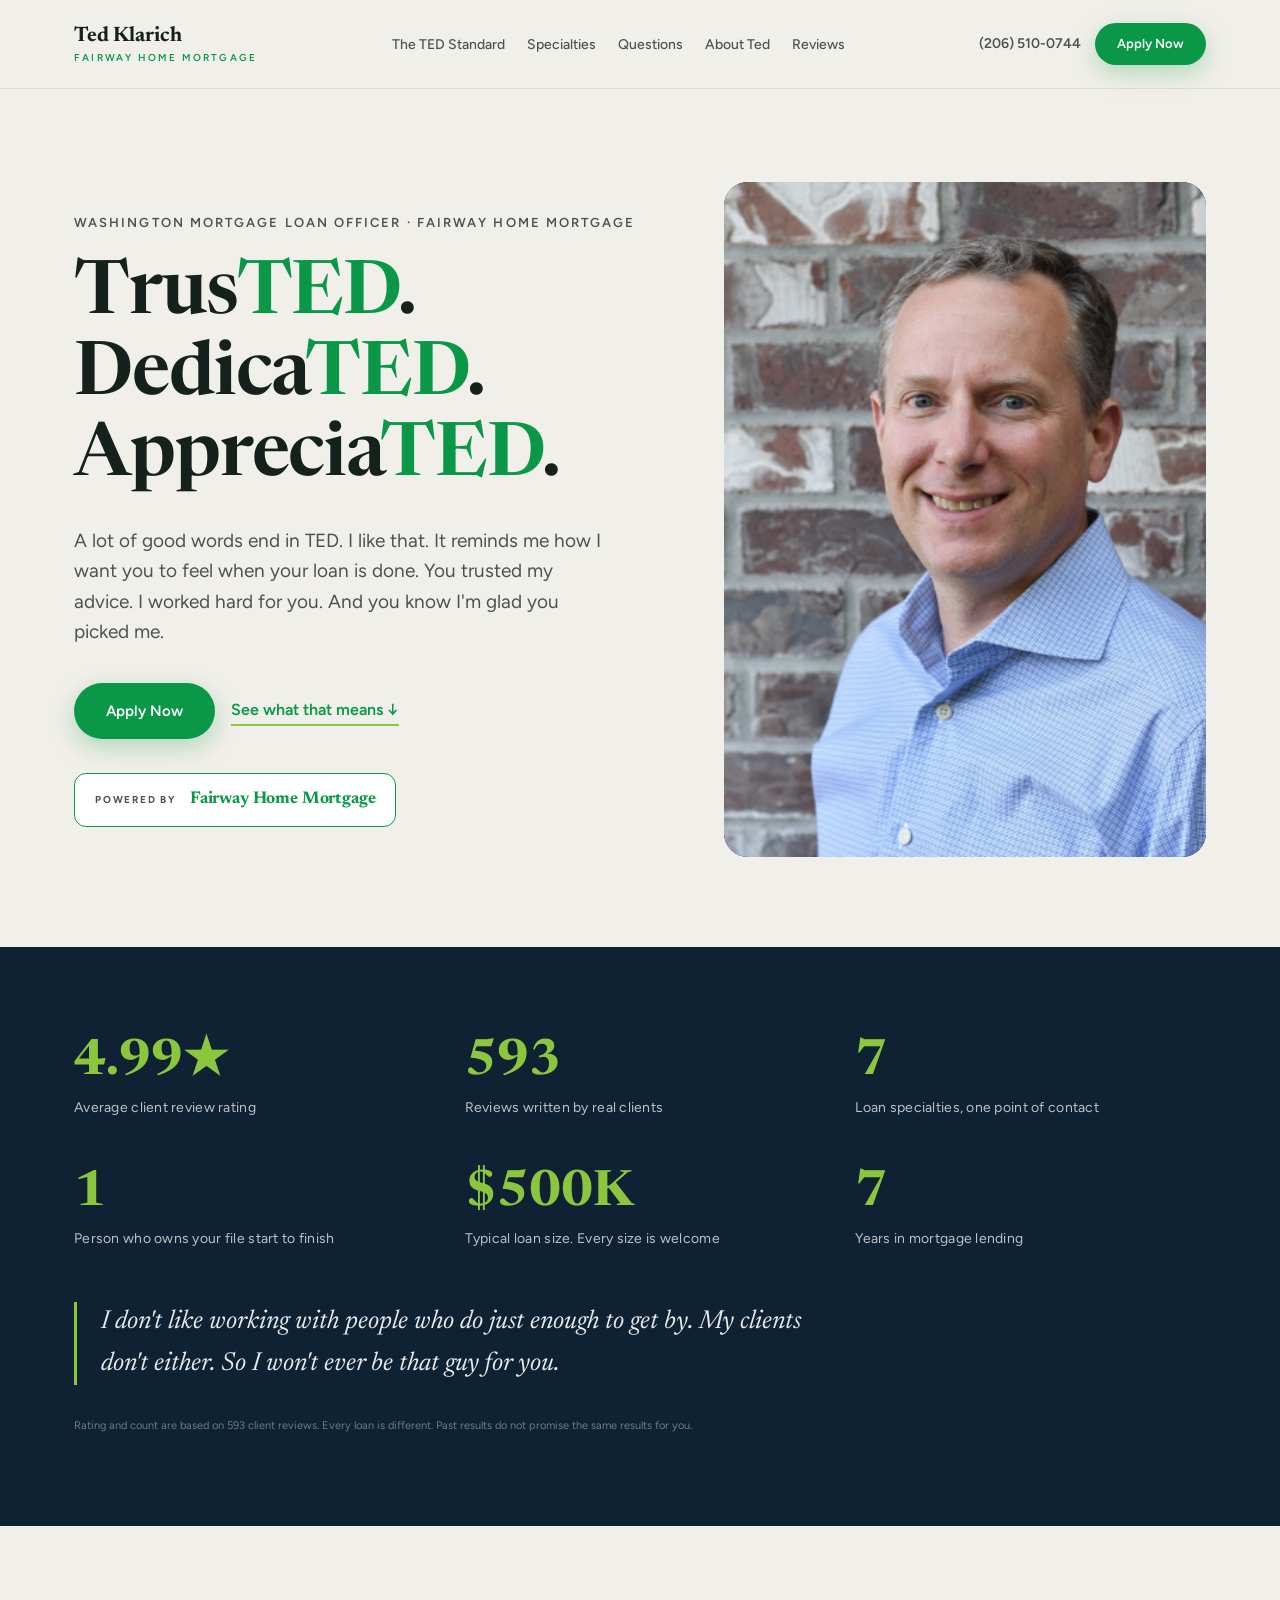
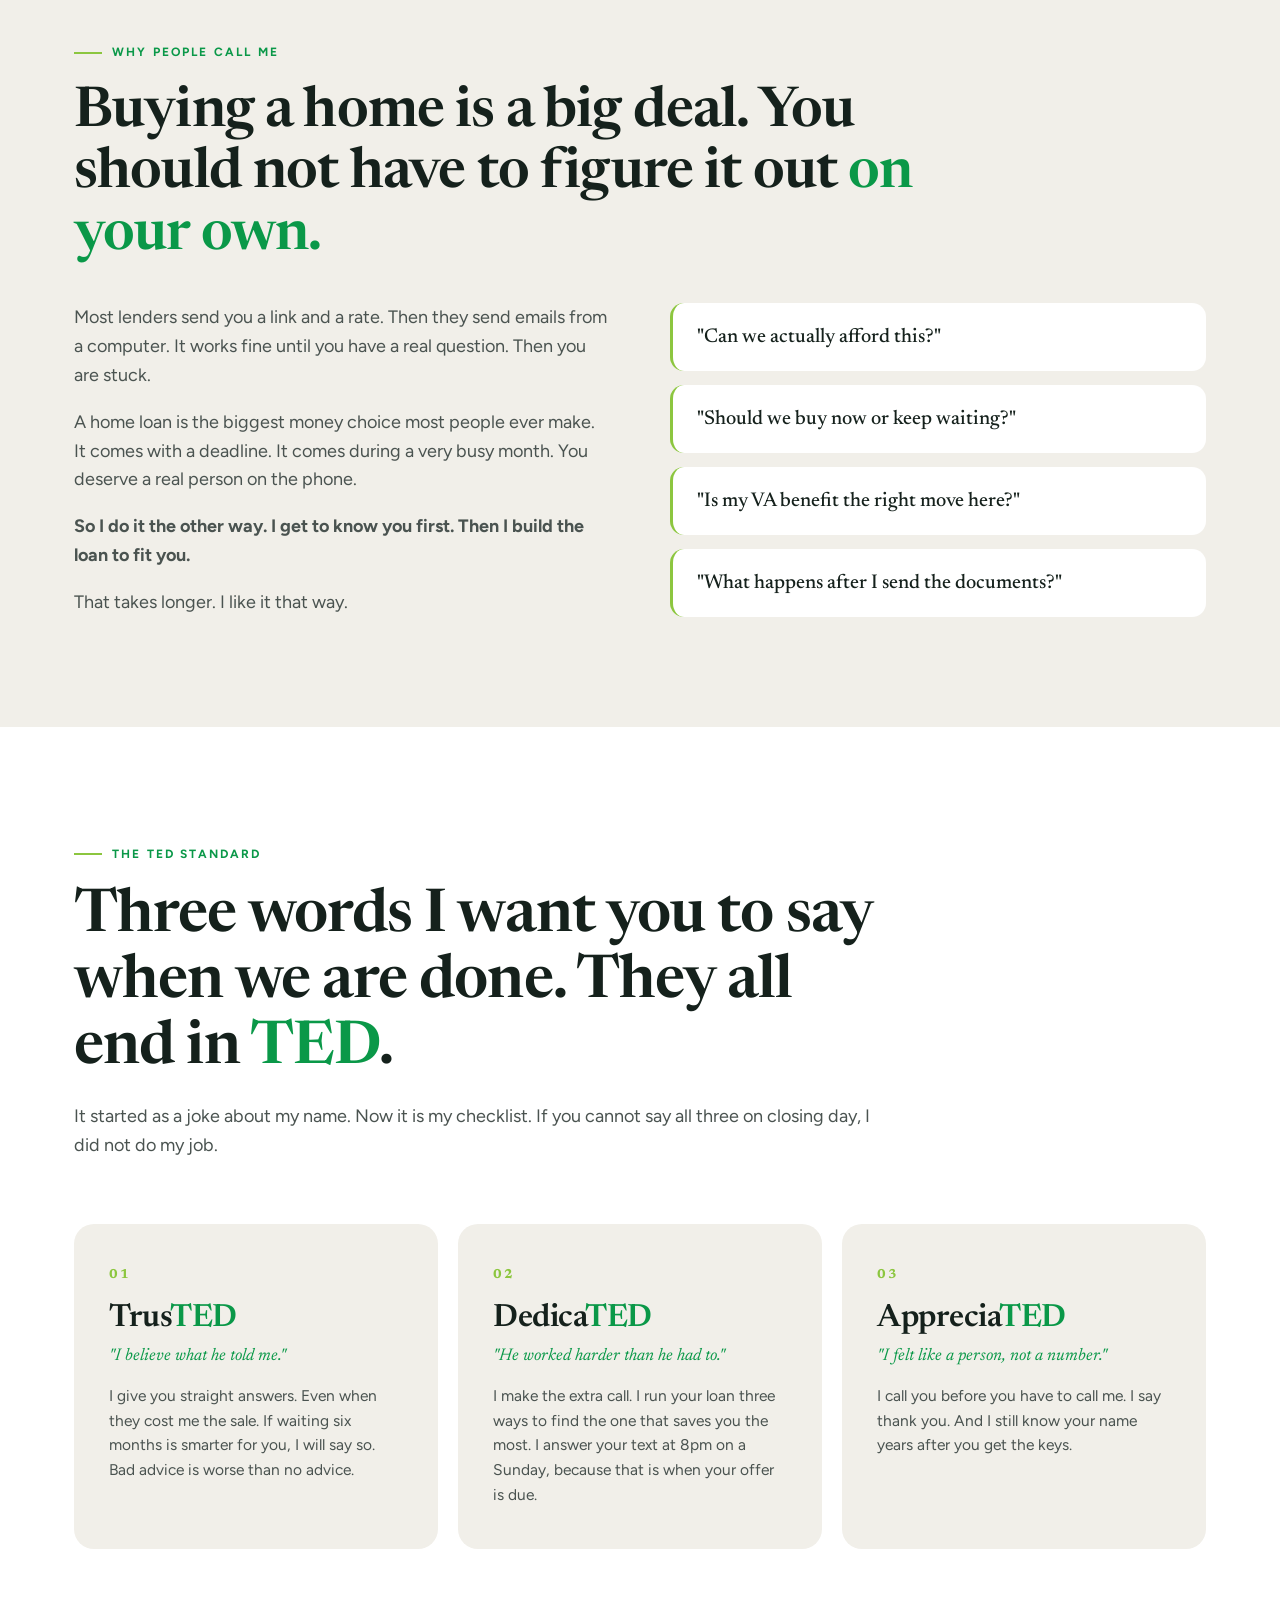
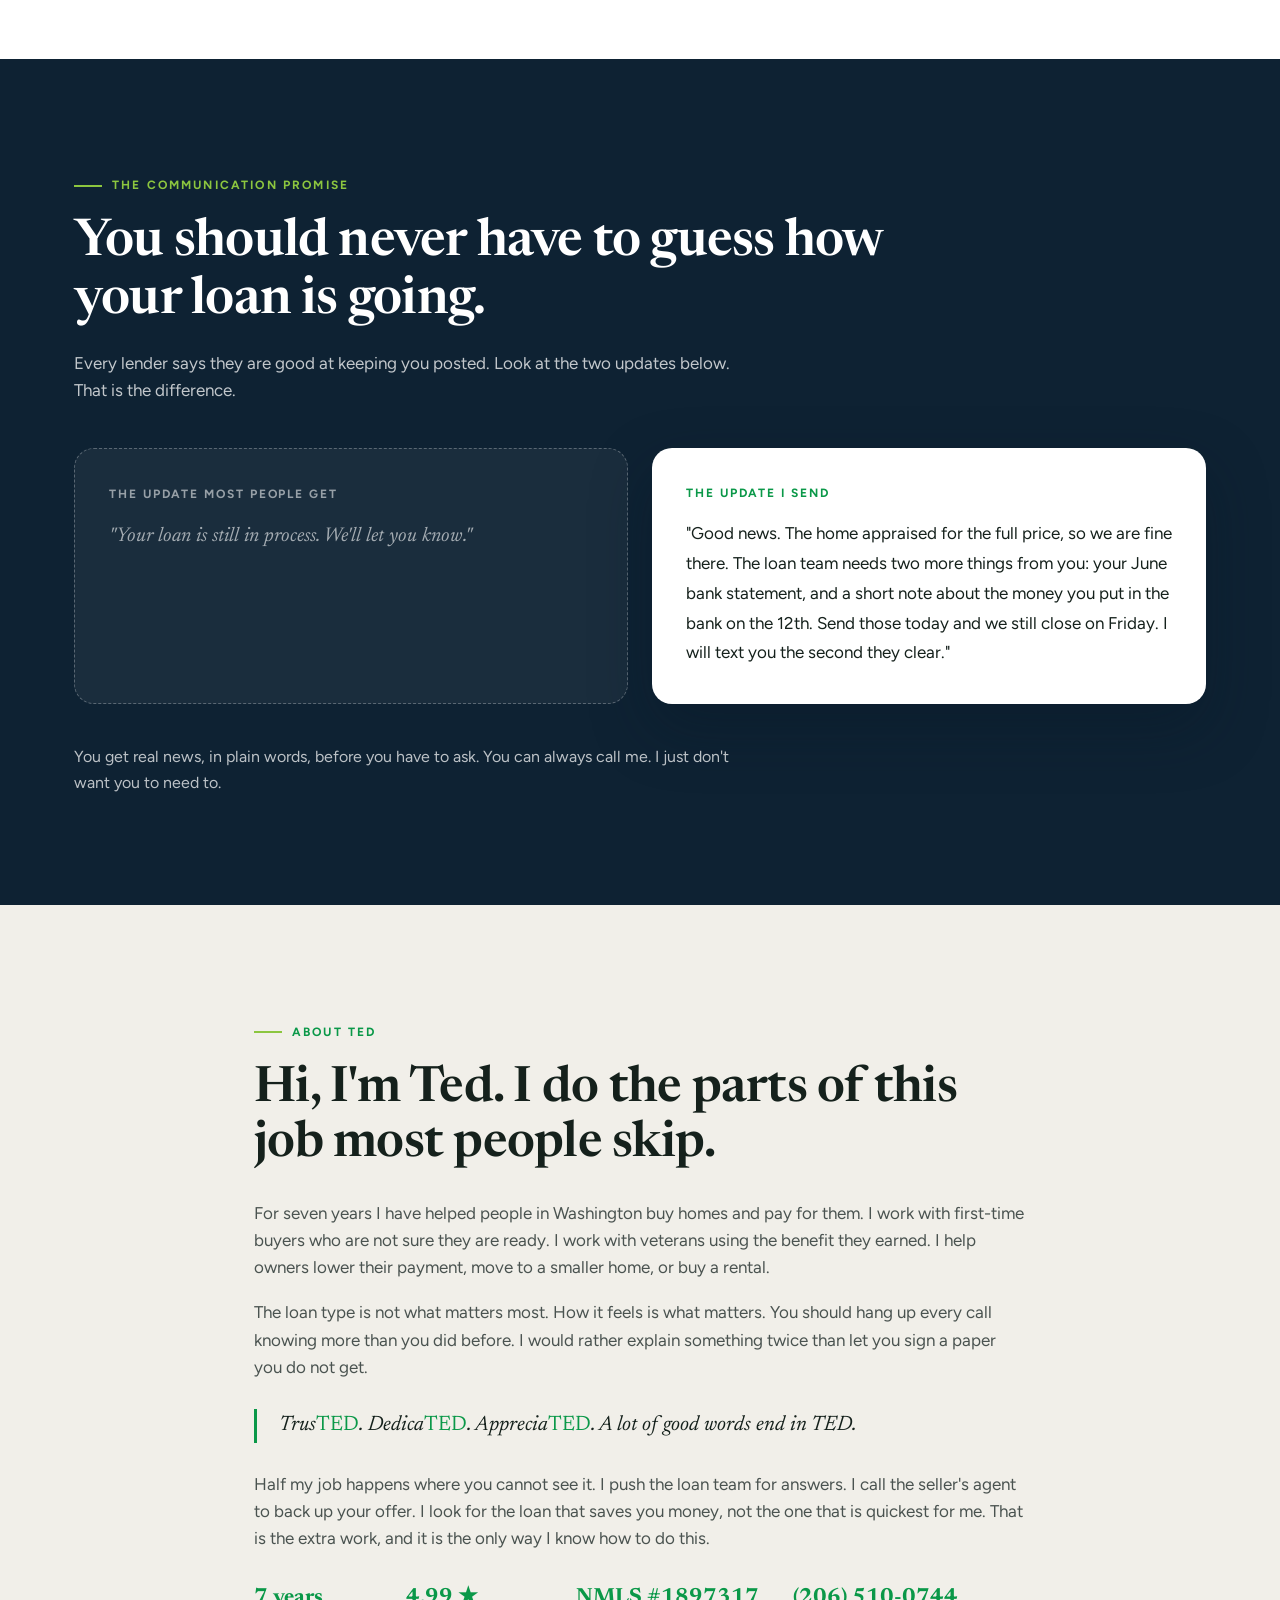
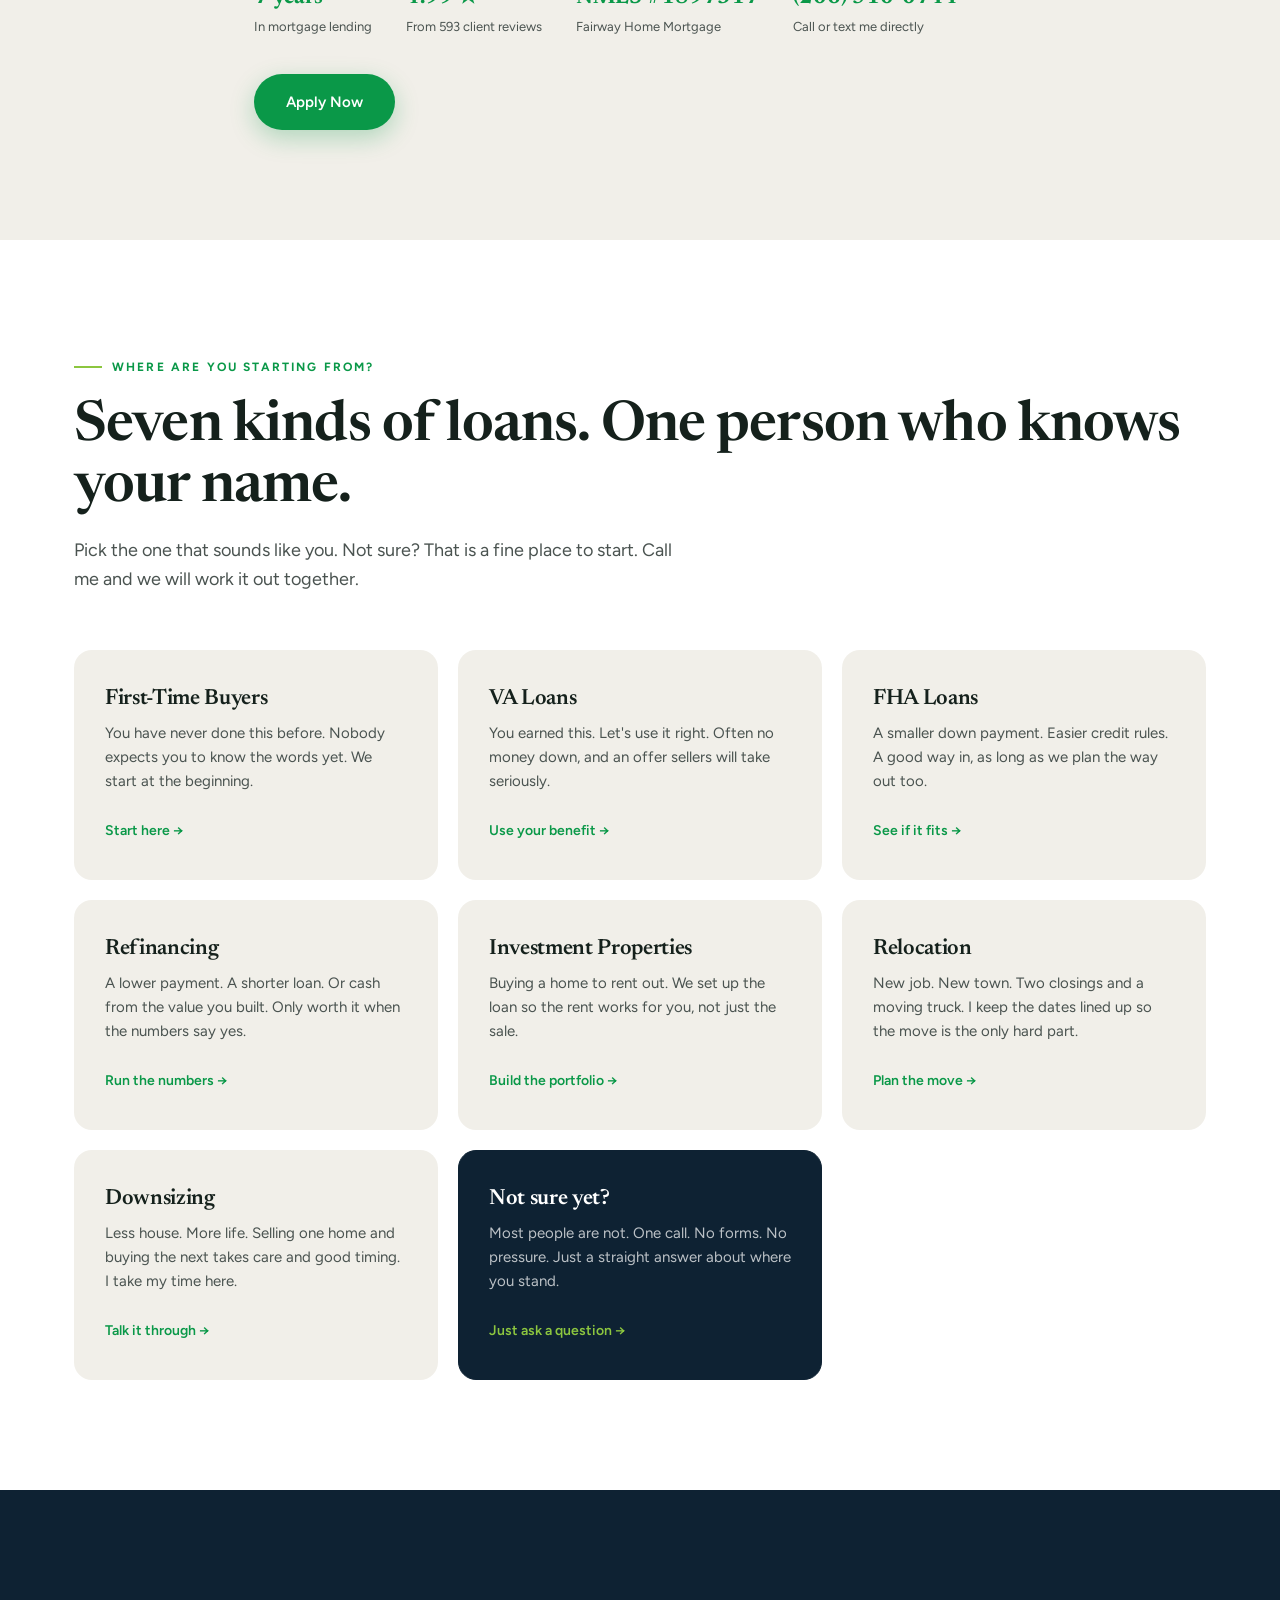
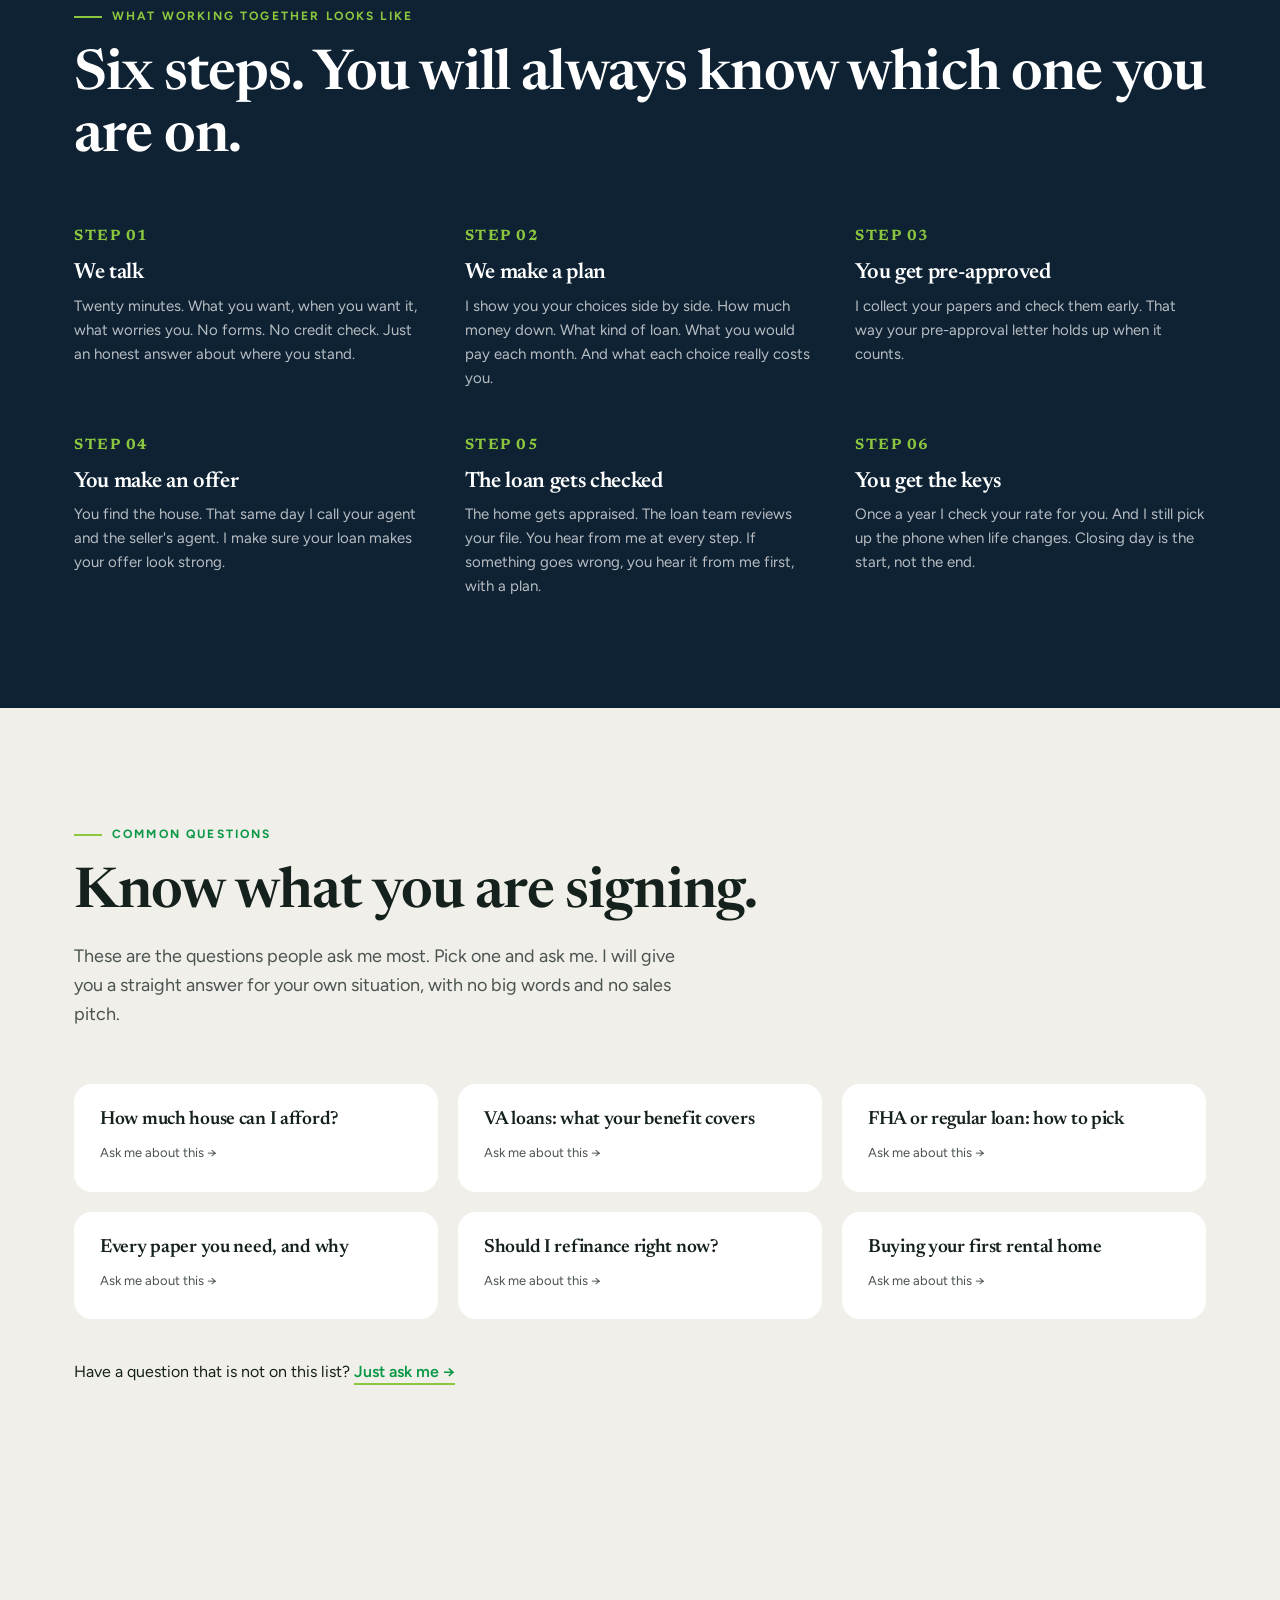
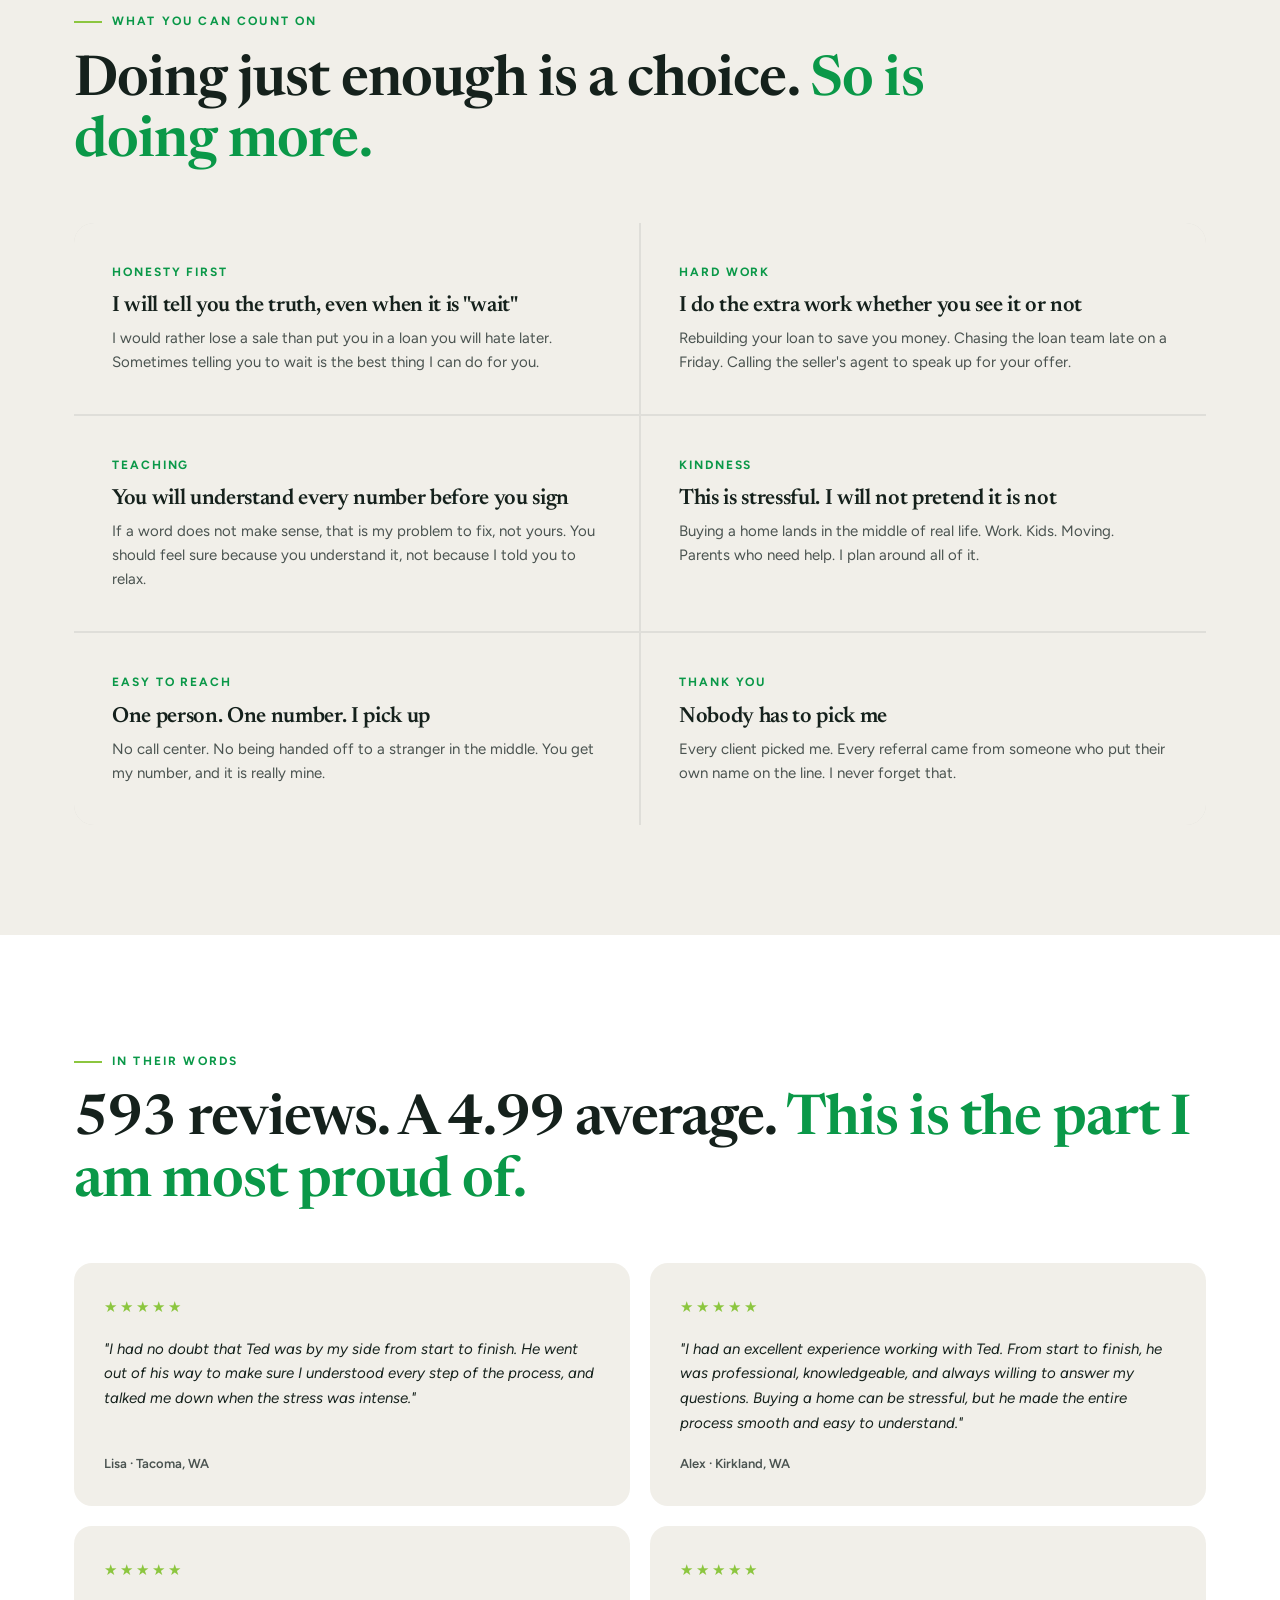
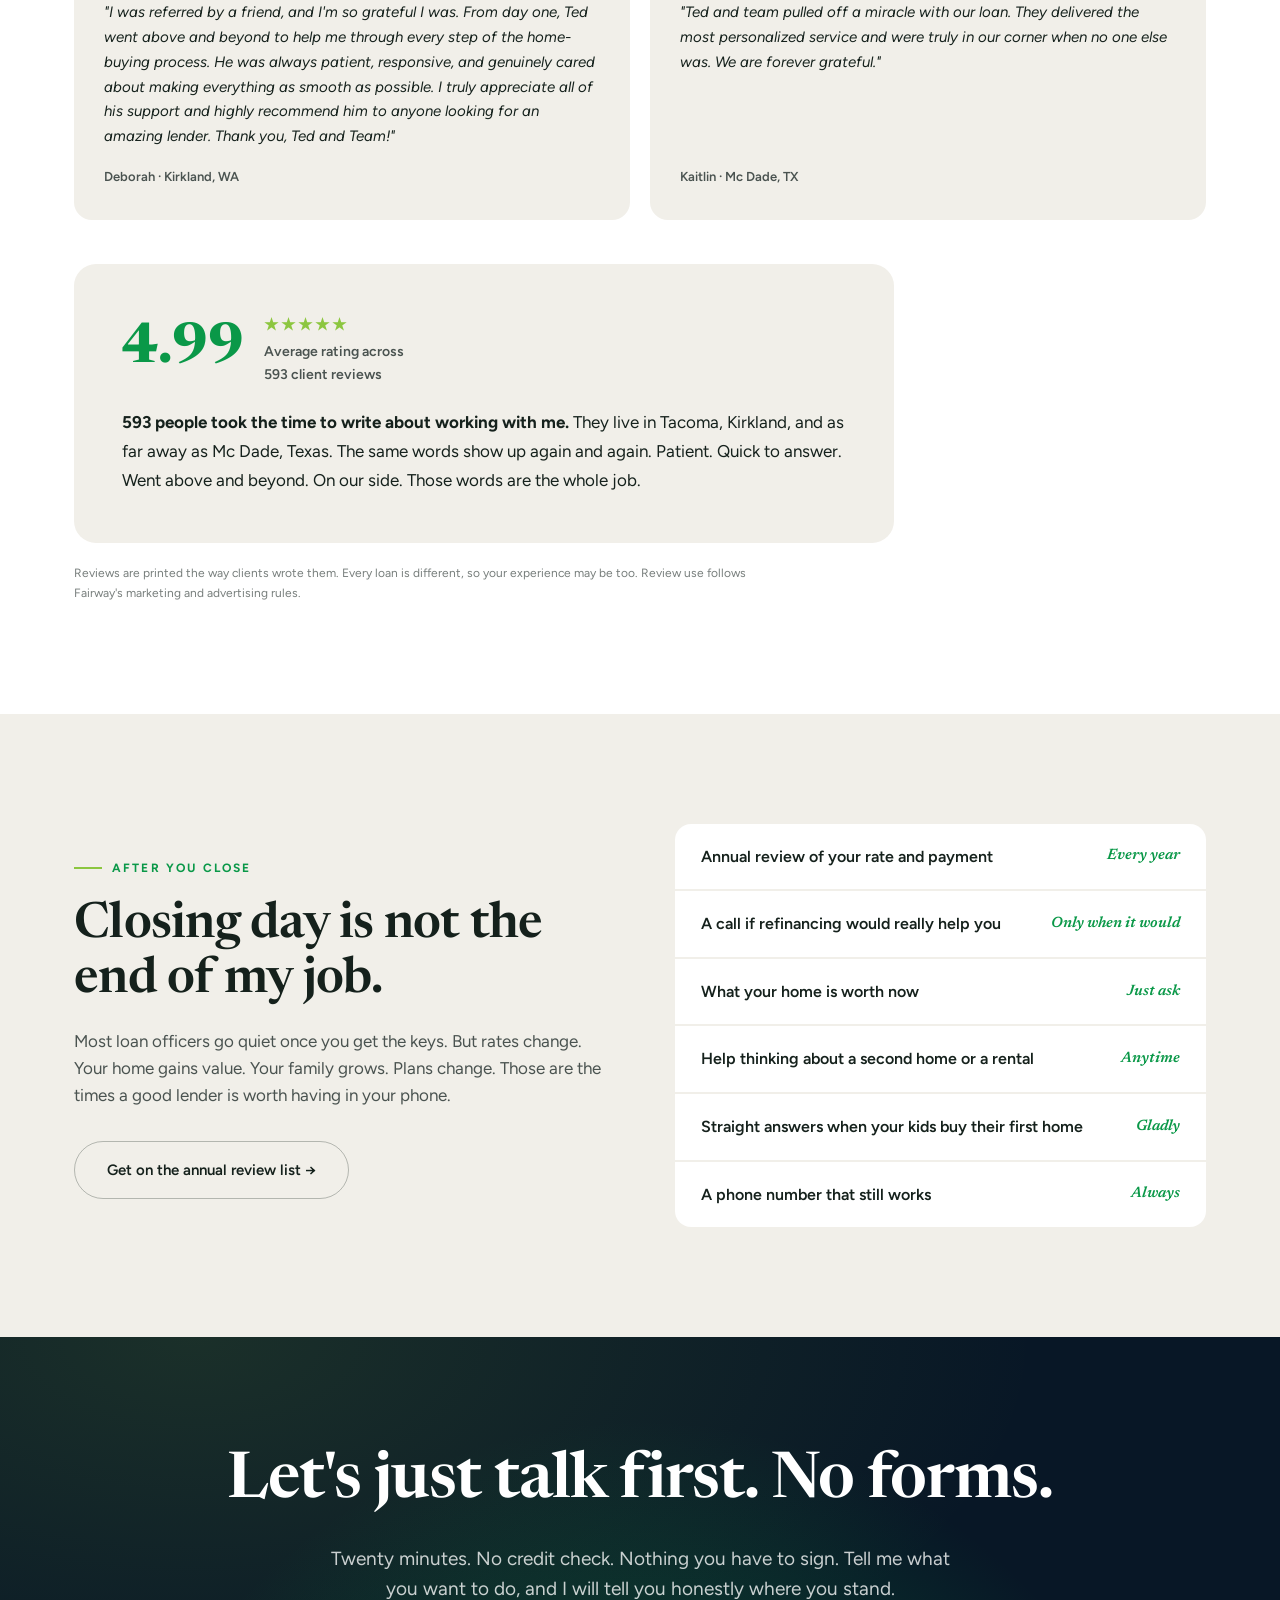
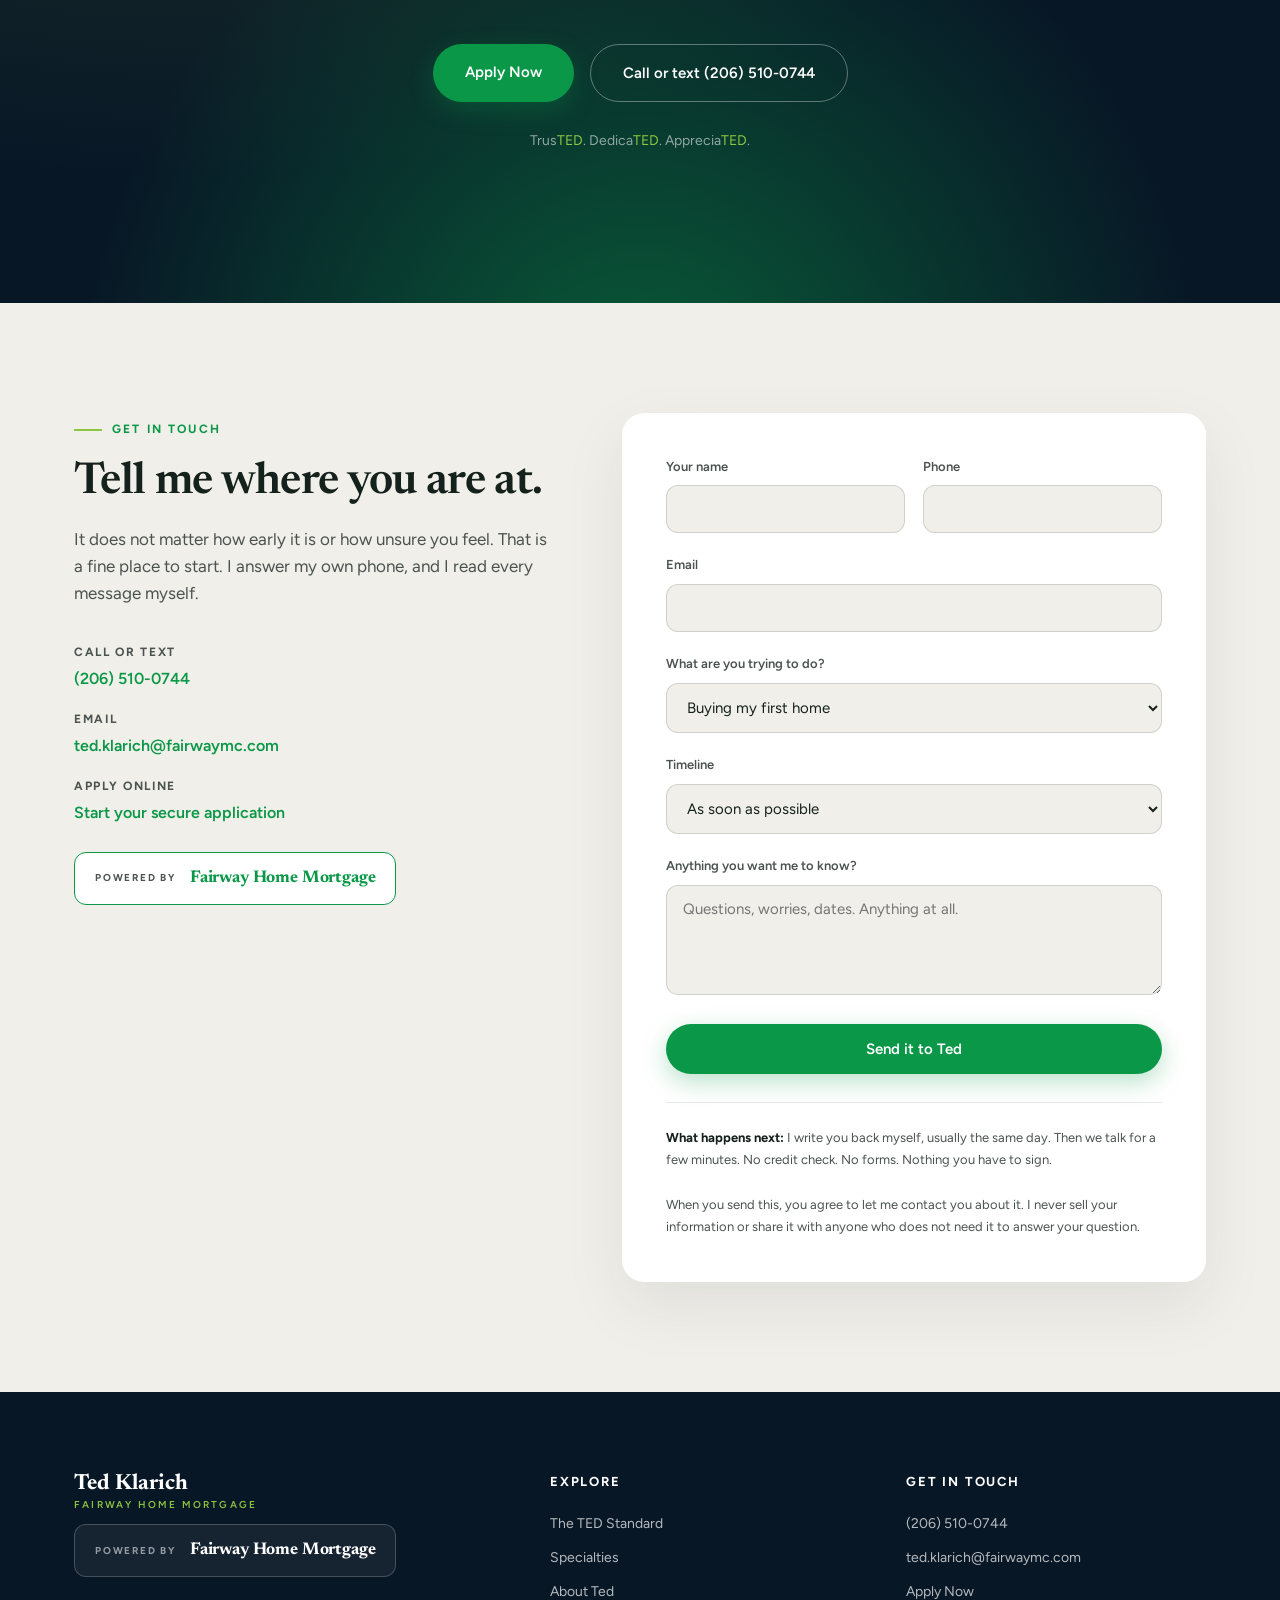
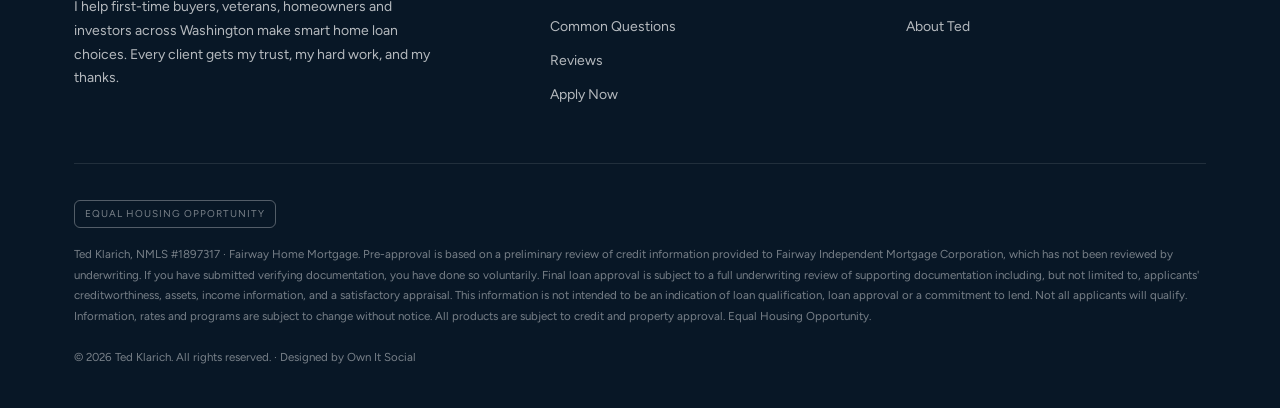
<file: index.html>
<!DOCTYPE html>
<html lang="en">
<head>
<meta charset="UTF-8">
<meta name="viewport" content="width=device-width, initial-scale=1.0">
<title>Ted Klarich · Washington Mortgage Loan Officer | Fairway Home Mortgage</title>
<meta name="description" content="Ted Klarich, Washington mortgage loan officer with Fairway Home Mortgage — NMLS #1897317. Seven years in lending and a 4.99 average across 593 client reviews. First-time buyers, VA and FHA loans, refinancing, investment properties, relocation and downsizing across Washington state.">
<link rel="canonical" href="https://www.tedklarich.com/">
<meta property="og:title" content="Ted Klarich · Washington Mortgage Loan Officer">
<meta property="og:description" content="TrusTED. DedicaTED. AppreciaTED. A 4.99 average across 593 client reviews — a Washington mortgage partner who treats your loan like more than a transaction.">
<meta property="og:type" content="website">
<link rel="icon" href="data:image/svg+xml,<svg xmlns='http://www.w3.org/2000/svg' viewBox='0 0 64 64'><rect width='64' height='64' rx='14' fill='%230B5D3B'/><text x='32' y='44' font-family='Georgia,serif' font-size='30' font-weight='700' fill='%238CC63F' text-anchor='middle'>TK</text></svg>">
<link rel="preconnect" href="https://fonts.googleapis.com">
<link rel="preconnect" href="https://fonts.gstatic.com" crossorigin>
<link href="https://fonts.googleapis.com/css2?family=Newsreader:ital,opsz,wght@0,6..72,400;0,6..72,500;0,6..72,600;0,6..72,700;1,6..72,400;1,6..72,500;1,6..72,600&family=Figtree:wght@400;500;600;700&display=swap" rel="stylesheet">
<link rel="stylesheet" href="assets/styles.css">
<script type="application/ld+json">
{
  "@context": "https://schema.org",
  "@type": "Person",
  "name": "Ted Klarich",
  "jobTitle": "Mortgage Loan Officer",
  "telephone": "+1-206-510-0744",
  "email": "ted.klarich@fairwaymc.com",
  "identifier": { "@type": "PropertyValue", "name": "NMLS ID", "value": "1897317" },
  "worksFor": { "@type": "Organization", "name": "Fairway Home Mortgage" },
  "areaServed": { "@type": "State", "name": "Washington", "alternateName": "WA" },
  "knowsAbout": ["First-time home buyers","VA loans","FHA loans","Mortgage refinancing","Investment property financing","Relocation","Downsizing"]
}
</script>
</head>
<body>

<a class="skip-link" href="#main">Skip to content</a>

<nav>
  <div class="nav-inner">
    <a class="logo" href="index.html">Ted Klarich<span>Fairway Home Mortgage</span></a>
    <ul class="nav-links">
      <li><a href="#standard">The TED Standard</a></li>
      <li><a href="#pathways">Specialties</a></li>
      <li><a href="#learn">Questions</a></li>
      <li><a href="#about">About Ted</a></li>
      <li><a href="#reviews">Reviews</a></li>
    </ul>
    <div class="nav-cta">
      <a class="phone" href="tel:+12065100744">(206) 510-0744</a>
      <a class="btn btn-primary" href="https://mobile.fairwaynow.com/dr/c/0iswx" target="_blank" rel="noopener">Apply Now</a>
    </div>
    <button class="menu-toggle" aria-label="Open menu" aria-expanded="false">&#9776;</button>
  </div>
</nav>
<div class="mobile-menu">
  <a href="#standard">The TED Standard</a>
  <a href="#pathways">Specialties</a>
  <a href="#learn">Questions</a>
  <a href="#about">About Ted</a>
  <a href="#reviews">Reviews</a>
  <a href="tel:+12065100744">Call or text (206) 510-0744</a>
  <a href="https://mobile.fairwaynow.com/dr/c/0iswx" target="_blank" rel="noopener" style="color:var(--evergreen)">Apply Now &rarr;</a>
</div>

<main id="main">

<!-- ============================ HERO ============================ -->
<header class="hero">
  <div class="wrap hero-grid">
    <div>
      <div class="kicker">Washington Mortgage Loan Officer &middot; Fairway Home Mortgage</div>
      <h1>Trus<span class="ted">TED</span>.<br>Dedica<span class="ted">TED</span>.<br>Apprecia<span class="ted">TED</span>.</h1>
      <p class="lead">A lot of good words end in TED. I like that. It reminds me how I want you to feel when your loan is done. You trusted my advice. I worked hard for you. And you know I'm glad you picked me.</p>
      <div class="hero-ctas">
        <a class="btn btn-primary" href="https://mobile.fairwaynow.com/dr/c/0iswx" target="_blank" rel="noopener">Apply Now</a>
        <a class="textlink" href="#standard">See what that means &darr;</a>
      </div>
      <!-- VERIFY: swap for Ted's official Fairway-approved logo lockup when available. -->
      <div class="fairway-badge"><span class="pb">Powered by</span><span class="fw">Fairway Home Mortgage</span></div>
    </div>
    <div class="hero-photo">
      <div class="photo-frame portrait">
        <img src="assets/img/ted-hero.jpg" alt="Ted Klarich, mortgage loan officer with Fairway Home Mortgage" width="343" height="480">
      </div>
    </div>
  </div>
</header>

<!-- ============================ TRUST BAR ============================ -->
<section class="trust">
  <div class="wrap">
    <div class="trust-grid">
      <div class="stat"><div class="num">4.99&#9733;</div><div class="lbl">Average client review rating</div></div>
      <div class="stat"><div class="num">593</div><div class="lbl">Reviews written by real clients</div></div>
      <div class="stat"><div class="num">7</div><div class="lbl">Loan specialties, one point of contact</div></div>
      <div class="stat"><div class="num">1</div><div class="lbl">Person who owns your file start to finish</div></div>
      <div class="stat"><div class="num">$500K</div><div class="lbl">Typical loan size. Every size is welcome</div></div>
      <div class="stat"><div class="num">7</div><div class="lbl">Years in mortgage lending</div></div>
    </div>
    <p class="trust-line">I don't like working with people who do just enough to get by. My clients don't either. So I won't ever be that guy for you.</p>
    <p class="trust-note">Rating and count are based on 593 client reviews. Every loan is different. Past results do not promise the same results for you.</p>
  </div>
</section>

<!-- ============================ PROBLEM ============================ -->
<section class="problem">
  <div class="wrap">
    <div class="eyebrow">Why people call me</div>
    <h2>Buying a home is a big deal. You should not have to figure it out <span class="accent">on your own.</span></h2>
    <div class="problem-cols">
      <div>
        <p>Most lenders send you a link and a rate. Then they send emails from a computer. It works fine until you have a real question. Then you are stuck.</p>
        <p>A home loan is the biggest money choice most people ever make. It comes with a deadline. It comes during a very busy month. You deserve a real person on the phone.</p>
        <p><strong>So I do it the other way. I get to know you first. Then I build the loan to fit you.</strong></p>
        <p>That takes longer. I like it that way.</p>
      </div>
      <div class="q-stack">
        <div class="q">"Can we actually afford this?"</div>
        <div class="q">"Should we buy now or keep waiting?"</div>
        <div class="q">"Is my VA benefit the right move here?"</div>
        <div class="q">"What happens after I send the documents?"</div>
      </div>
    </div>
  </div>
</section>

<!-- ============================ THE TED STANDARD ============================ -->
<section class="standard" id="standard">
  <div class="wrap">
    <div class="standard-head">
      <div class="eyebrow">The TED Standard</div>
      <h2>Three words I want you to say when we are done. They all end in <span class="ted">TED</span>.</h2>
      <p>It started as a joke about my name. Now it is my checklist. If you cannot say all three on closing day, I did not do my job.</p>
    </div>
    <div class="pillars">
      <div class="pillar fade-up">
        <div class="pnum">01</div>
        <h3>Trus<span class="ted">TED</span></h3>
        <div class="psub">"I believe what he told me."</div>
        <p>I give you straight answers. Even when they cost me the sale. If waiting six months is smarter for you, I will say so. Bad advice is worse than no advice.</p>
      </div>
      <div class="pillar fade-up">
        <div class="pnum">02</div>
        <h3>Dedica<span class="ted">TED</span></h3>
        <div class="psub">"He worked harder than he had to."</div>
        <p>I make the extra call. I run your loan three ways to find the one that saves you the most. I answer your text at 8pm on a Sunday, because that is when your offer is due.</p>
      </div>
      <div class="pillar fade-up">
        <div class="pnum">03</div>
        <h3>Apprecia<span class="ted">TED</span></h3>
        <div class="psub">"I felt like a person, not a number."</div>
        <p>I call you before you have to call me. I say thank you. And I still know your name years after you get the keys.</p>
      </div>
    </div>
  </div>
</section>

<!-- ============================ COMMUNICATION PROMISE ============================ -->
<section class="story">
  <div class="wrap">
    <div class="eyebrow on-dark">The communication promise</div>
    <h2 style="font-size:clamp(30px,4.4vw,52px);max-width:820px;margin-bottom:20px">You should never have to guess how your loan is going.</h2>
    <p style="color:rgba(255,255,255,.75);max-width:660px;font-size:17px">Every lender says they are good at keeping you posted. Look at the two updates below. That is the difference.</p>
    <div class="msg-compare">
      <div class="msg vague fade-up">
        <span class="m-tag">The update most people get</span>
        <p>"Your loan is still in process. We'll let you know."</p>
      </div>
      <div class="msg real fade-up">
        <span class="m-tag">The update I send</span>
        <p>"Good news. The home appraised for the full price, so we are fine there. The loan team needs two more things from you: your June bank statement, and a short note about the money you put in the bank on the 12th. Send those today and we still close on Friday. I will text you the second they clear."</p>
      </div>
    </div>
    <p style="color:rgba(255,255,255,.72);margin-top:40px;font-size:16px;max-width:660px">You get real news, in plain words, before you have to ask. You can always call me. I just don't want you to need to.</p>
  </div>
</section>

<!-- ============================ ABOUT ============================ -->
<section class="about" id="about">
  <div class="wrap about-grid solo">
    <div>
      <div class="eyebrow">About Ted</div>
      <h2>Hi, I'm Ted. I do the parts of this job most people skip.</h2>
      <p>For seven years I have helped people in Washington buy homes and pay for them. I work with first-time buyers who are not sure they are ready. I work with veterans using the benefit they earned. I help owners lower their payment, move to a smaller home, or buy a rental.</p>
      <p>The loan type is not what matters most. How it feels is what matters. You should hang up every call knowing more than you did before. I would rather explain something twice than let you sign a paper you do not get.</p>
      <p class="creed">Trus<span class="ted">TED</span>. Dedica<span class="ted">TED</span>. Apprecia<span class="ted">TED</span>. A lot of good words end in TED.</p>
      <p>Half my job happens where you cannot see it. I push the loan team for answers. I call the seller's agent to back up your offer. I look for the loan that saves you money, not the one that is quickest for me. That is the extra work, and it is the only way I know how to do this.</p>
      <div class="mini-stats">
        <div><strong>7 years</strong><span>In mortgage lending</span></div>
        <div><strong>4.99 &#9733;</strong><span>From 593 client reviews</span></div>
        <div><strong>NMLS #1897317</strong><span>Fairway Home Mortgage</span></div>
        <div><strong>(206) 510-0744</strong><span>Call or text me directly</span></div>
      </div>
      <a class="btn btn-primary" href="https://mobile.fairwaynow.com/dr/c/0iswx" target="_blank" rel="noopener">Apply Now</a>
    </div>
  </div>
</section>

<!-- ============================ PATHWAYS ============================ -->
<section class="pathways" id="pathways">
  <div class="wrap">
    <div class="eyebrow">Where are you starting from?</div>
    <h2>Seven kinds of loans. One person who knows your name.</h2>
    <p class="sub">Pick the one that sounds like you. Not sure? That is a fine place to start. Call me and we will work it out together.</p>
    <div class="path-grid">
      <a class="path-card" href="#contact">
        <div><h3>First-Time Buyers</h3><p>You have never done this before. Nobody expects you to know the words yet. We start at the beginning.</p></div>
        <div class="go">Start here &rarr;</div>
      </a>
      <a class="path-card" href="#contact">
        <div><h3>VA Loans</h3><p>You earned this. Let's use it right. Often no money down, and an offer sellers will take seriously.</p></div>
        <div class="go">Use your benefit &rarr;</div>
      </a>
      <a class="path-card" href="#contact">
        <div><h3>FHA Loans</h3><p>A smaller down payment. Easier credit rules. A good way in, as long as we plan the way out too.</p></div>
        <div class="go">See if it fits &rarr;</div>
      </a>
      <a class="path-card" href="#contact">
        <div><h3>Refinancing</h3><p>A lower payment. A shorter loan. Or cash from the value you built. Only worth it when the numbers say yes.</p></div>
        <div class="go">Run the numbers &rarr;</div>
      </a>
      <a class="path-card" href="#contact">
        <div><h3>Investment Properties</h3><p>Buying a home to rent out. We set up the loan so the rent works for you, not just the sale.</p></div>
        <div class="go">Build the portfolio &rarr;</div>
      </a>
      <a class="path-card" href="#contact">
        <div><h3>Relocation</h3><p>New job. New town. Two closings and a moving truck. I keep the dates lined up so the move is the only hard part.</p></div>
        <div class="go">Plan the move &rarr;</div>
      </a>
      <a class="path-card" href="#contact">
        <div><h3>Downsizing</h3><p>Less house. More life. Selling one home and buying the next takes care and good timing. I take my time here.</p></div>
        <div class="go">Talk it through &rarr;</div>
      </a>
      <a class="path-card" href="#contact" style="background:var(--navy);border-color:var(--navy)">
        <div><h3 style="color:#fff">Not sure yet?</h3><p style="color:rgba(255,255,255,.72)">Most people are not. One call. No forms. No pressure. Just a straight answer about where you stand.</p></div>
        <div class="go" style="color:var(--bright)">Just ask a question &rarr;</div>
      </a>
    </div>
  </div>
</section>

<!-- ============================ JOURNEY ============================ -->
<section class="journey">
  <div class="wrap">
    <div class="eyebrow on-dark">What working together looks like</div>
    <h2>Six steps. You will always know which one you are on.</h2>
    <div class="journey-grid">
      <div class="j-step"><div class="num">STEP 01</div><h3>We talk</h3><p>Twenty minutes. What you want, when you want it, what worries you. No forms. No credit check. Just an honest answer about where you stand.</p></div>
      <div class="j-step"><div class="num">STEP 02</div><h3>We make a plan</h3><p>I show you your choices side by side. How much money down. What kind of loan. What you would pay each month. And what each choice really costs you.</p></div>
      <div class="j-step"><div class="num">STEP 03</div><h3>You get pre-approved</h3><p>I collect your papers and check them early. That way your pre-approval letter holds up when it counts.</p></div>
      <div class="j-step"><div class="num">STEP 04</div><h3>You make an offer</h3><p>You find the house. That same day I call your agent and the seller's agent. I make sure your loan makes your offer look strong.</p></div>
      <div class="j-step"><div class="num">STEP 05</div><h3>The loan gets checked</h3><p>The home gets appraised. The loan team reviews your file. You hear from me at every step. If something goes wrong, you hear it from me first, with a plan.</p></div>
      <div class="j-step"><div class="num">STEP 06</div><h3>You get the keys</h3><p>Once a year I check your rate for you. And I still pick up the phone when life changes. Closing day is the start, not the end.</p></div>
    </div>
  </div>
</section>

<!-- ============================ LEARN ============================ -->
<section class="edu" id="learn">
  <div class="wrap">
    <div class="eyebrow">Common questions</div>
    <h2>Know what you are signing.</h2>
    <p class="sub">These are the questions people ask me most. Pick one and ask me. I will give you a straight answer for your own situation, with no big words and no sales pitch.</p>
    <div class="edu-grid">
      <a class="edu-card fade-up" href="#contact">
        <div class="body"><h3>How much house can I afford?</h3><div class="len">Ask me about this &rarr;</div></div>
      </a>
      <a class="edu-card fade-up" href="#contact">
        <div class="body"><h3>VA loans: what your benefit covers</h3><div class="len">Ask me about this &rarr;</div></div>
      </a>
      <a class="edu-card fade-up" href="#contact">
        <div class="body"><h3>FHA or regular loan: how to pick</h3><div class="len">Ask me about this &rarr;</div></div>
      </a>
      <a class="edu-card fade-up" href="#contact">
        <div class="body"><h3>Every paper you need, and why</h3><div class="len">Ask me about this &rarr;</div></div>
      </a>
      <a class="edu-card fade-up" href="#contact">
        <div class="body"><h3>Should I refinance right now?</h3><div class="len">Ask me about this &rarr;</div></div>
      </a>
      <a class="edu-card fade-up" href="#contact">
        <div class="body"><h3>Buying your first rental home</h3><div class="len">Ask me about this &rarr;</div></div>
      </a>
    </div>
    <p>Have a question that is not on this list? <a class="textlink" href="#contact">Just ask me &rarr;</a></p>
  </div>
</section>

<!-- ============================ VALUES ============================ -->
<section class="values">
  <div class="wrap">
    <div class="eyebrow">What you can count on</div>
    <h2>Doing just enough is a choice. <span class="accent">So is doing more.</span></h2>
    <div class="val-grid">
      <div class="val"><div class="vt">Honesty first</div><h3>I will tell you the truth, even when it is "wait"</h3><p>I would rather lose a sale than put you in a loan you will hate later. Sometimes telling you to wait is the best thing I can do for you.</p></div>
      <div class="val"><div class="vt">Hard work</div><h3>I do the extra work whether you see it or not</h3><p>Rebuilding your loan to save you money. Chasing the loan team late on a Friday. Calling the seller's agent to speak up for your offer.</p></div>
      <div class="val"><div class="vt">Teaching</div><h3>You will understand every number before you sign</h3><p>If a word does not make sense, that is my problem to fix, not yours. You should feel sure because you understand it, not because I told you to relax.</p></div>
      <div class="val"><div class="vt">Kindness</div><h3>This is stressful. I will not pretend it is not</h3><p>Buying a home lands in the middle of real life. Work. Kids. Moving. Parents who need help. I plan around all of it.</p></div>
      <div class="val"><div class="vt">Easy to reach</div><h3>One person. One number. I pick up</h3><p>No call center. No being handed off to a stranger in the middle. You get my number, and it is really mine.</p></div>
      <div class="val"><div class="vt">Thank you</div><h3>Nobody has to pick me</h3><p>Every client picked me. Every referral came from someone who put their own name on the line. I never forget that.</p></div>
    </div>
  </div>
</section>

<!-- ============================ REVIEWS ============================ -->
<section class="reviews" id="reviews">
  <div class="wrap">
    <div class="eyebrow">In their words</div>
    <h2>593 reviews. A 4.99 average. <span class="accent">This is the part I am most proud of.</span></h2>
    <div class="rev-grid rev-grid--two">
      <div class="rev-card">
        <div class="stars">&#9733;&#9733;&#9733;&#9733;&#9733;</div>
        <p>"I had no doubt that Ted was by my side from start to finish. He went out of his way to make sure I understood every step of the process, and talked me down when the stress was intense."</p>
        <div class="who">Lisa &middot; Tacoma, WA</div>
      </div>
      <div class="rev-card">
        <div class="stars">&#9733;&#9733;&#9733;&#9733;&#9733;</div>
        <p>"I had an excellent experience working with Ted. From start to finish, he was professional, knowledgeable, and always willing to answer my questions. Buying a home can be stressful, but he made the entire process smooth and easy to understand."</p>
        <div class="who">Alex &middot; Kirkland, WA</div>
      </div>
      <div class="rev-card">
        <div class="stars">&#9733;&#9733;&#9733;&#9733;&#9733;</div>
        <p>"I was referred by a friend, and I'm so grateful I was. From day one, Ted went above and beyond to help me through every step of the home-buying process. He was always patient, responsive, and genuinely cared about making everything as smooth as possible. I truly appreciate all of his support and highly recommend him to anyone looking for an amazing lender. Thank you, Ted and Team!"</p>
        <div class="who">Deborah &middot; Kirkland, WA</div>
      </div>
      <div class="rev-card">
        <div class="stars">&#9733;&#9733;&#9733;&#9733;&#9733;</div>
        <p>"Ted and team pulled off a miracle with our loan. They delivered the most personalized service and were truly in our corner when no one else was. We are forever grateful."</p>
        <div class="who">Kaitlin &middot; Mc Dade, TX</div>
      </div>
    </div>
    <div class="rev-summary">
      <div class="rev-score">
        <div class="big-score">4.99</div>
        <div class="score-lbl"><span class="stars">&#9733;&#9733;&#9733;&#9733;&#9733;</span>Average rating across<br>593 client reviews</div>
      </div>
      <p><strong>593 people took the time to write about working with me.</strong> They live in Tacoma, Kirkland, and as far away as Mc Dade, Texas. The same words show up again and again. Patient. Quick to answer. Went above and beyond. On our side. Those words are the whole job.</p>
    </div>
    <p class="rev-note">Reviews are printed the way clients wrote them. Every loan is different, so your experience may be too. Review use follows Fairway's marketing and advertising rules.</p>
  </div>
</section>

<!-- ============================ AFTER CLOSING ============================ -->
<section class="after">
  <div class="wrap after-grid">
    <div>
      <div class="eyebrow">After you close</div>
      <h2>Closing day is not the end of my job.</h2>
      <p>Most loan officers go quiet once you get the keys. But rates change. Your home gains value. Your family grows. Plans change. Those are the times a good lender is worth having in your phone.</p>
      <a class="btn btn-outline" href="#contact">Get on the annual review list &rarr;</a>
    </div>
    <ul class="after-list">
      <li>Annual review of your rate and payment <span>Every year</span></li>
      <li>A call if refinancing would really help you <span>Only when it would</span></li>
      <li>What your home is worth now <span>Just ask</span></li>
      <li>Help thinking about a second home or a rental <span>Anytime</span></li>
      <li>Straight answers when your kids buy their first home <span>Gladly</span></li>
      <li>A phone number that still works <span>Always</span></li>
    </ul>
  </div>
</section>

<!-- ============================ FINAL CTA ============================ -->
<section class="final">
  <div class="wrap">
    <h2>Let's just talk first. No forms.</h2>
    <p>Twenty minutes. No credit check. Nothing you have to sign. Tell me what you want to do, and I will tell you honestly where you stand.</p>
    <div class="final-ctas">
      <a class="btn btn-primary" href="https://mobile.fairwaynow.com/dr/c/0iswx" target="_blank" rel="noopener">Apply Now</a>
      <a class="btn btn-outline on-dark" href="tel:+12065100744">Call or text (206) 510-0744</a>
    </div>
    <p class="small">Trus<span class="ted on-dark">TED</span>. Dedica<span class="ted on-dark">TED</span>. Apprecia<span class="ted on-dark">TED</span>.</p>
  </div>
</section>

<!-- ============================ CONTACT ============================ -->
<section class="contact" id="contact">
  <div class="wrap contact-grid">
    <div>
      <div class="eyebrow">Get in touch</div>
      <h2>Tell me where you are at.</h2>
      <p class="sub">It does not matter how early it is or how unsure you feel. That is a fine place to start. I answer my own phone, and I read every message myself.</p>
      <div class="c-info">
        <div><span class="lbl">Call or text</span><a href="tel:+12065100744">(206) 510-0744</a></div>
        <div><span class="lbl">Email</span><a href="mailto:ted.klarich@fairwaymc.com">ted.klarich@fairwaymc.com</a></div>
        <div><span class="lbl">Apply online</span><a href="https://mobile.fairwaynow.com/dr/c/0iswx" target="_blank" rel="noopener">Start your secure application</a></div>
      </div>
      <div class="fairway-badge"><span class="pb">Powered by</span><span class="fw">Fairway Home Mortgage</span></div>
    </div>
    <div class="form-card">
      <!-- FORM: not yet connected to a backend. See README for wiring options. -->
      <form id="contact-form" data-email="ted.klarich@fairwaymc.com" novalidate>
        <div class="form-row">
          <div><label for="name">Your name</label><input id="name" name="name" type="text" autocomplete="name" required></div>
          <div><label for="phone">Phone</label><input id="phone" name="phone" type="tel" autocomplete="tel"></div>
        </div>
        <label for="email">Email</label>
        <input id="email" name="email" type="email" autocomplete="email" required>
        <label for="goal">What are you trying to do?</label>
        <select id="goal" name="goal">
          <option value="Buying my first home">Buying my first home</option>
          <option value="Using my VA benefit">Using my VA benefit</option>
          <option value="Buying with an FHA loan">Buying with an FHA loan</option>
          <option value="Refinancing">Refinancing my current home</option>
          <option value="Investment property">Buying an investment property</option>
          <option value="Relocating">Relocating to a new area</option>
          <option value="Downsizing">Downsizing</option>
          <option value="Not sure yet">I am not sure yet</option>
        </select>
        <label for="timeline">Timeline</label>
        <select id="timeline" name="timeline">
          <option value="ASAP">As soon as possible</option>
          <option value="1-3 months">1&ndash;3 months</option>
          <option value="3-6 months">3&ndash;6 months</option>
          <option value="6+ months">6+ months (just planning ahead)</option>
        </select>
        <label for="message">Anything you want me to know?</label>
        <textarea id="message" name="message" rows="4" placeholder="Questions, worries, dates. Anything at all."></textarea>
        <button class="btn btn-primary" type="submit">Send it to Ted</button>
        <p id="form-status" role="status" style="display:none;margin-top:16px;font-size:14px;color:var(--evergreen)"></p>
        <div class="next-steps">
          <strong>What happens next:</strong> I write you back myself, usually the same day. Then we talk for a few minutes. No credit check. No forms. Nothing you have to sign.
          <br><br>When you send this, you agree to let me contact you about it. I never sell your information or share it with anyone who does not need it to answer your question.
        </div>
      </form>
    </div>
  </div>
</section>

</main>

<!-- ============================ FOOTER ============================ -->
<footer>
  <div class="wrap">
    <div class="foot-grid">
      <div class="foot-brand">
        <div class="logo">Ted Klarich<span>Fairway Home Mortgage</span></div>
        <div class="fairway-badge"><span class="pb">Powered by</span><span class="fw">Fairway Home Mortgage</span></div>
        <p>I help first-time buyers, veterans, homeowners and investors across Washington make smart home loan choices. Every client gets my trust, my hard work, and my thanks.</p>
      </div>
      <div>
        <h4>Explore</h4>
        <ul>
          <li><a href="#standard">The TED Standard</a></li>
          <li><a href="#pathways">Specialties</a></li>
          <li><a href="#about">About Ted</a></li>
          <li><a href="#learn">Common Questions</a></li>
          <li><a href="#reviews">Reviews</a></li>
          <li><a href="https://mobile.fairwaynow.com/dr/c/0iswx" target="_blank" rel="noopener">Apply Now</a></li>
        </ul>
      </div>
      <div>
        <h4>Get in touch</h4>
        <ul>
          <li><a href="tel:+12065100744">(206) 510-0744</a></li>
          <li><a href="mailto:ted.klarich@fairwaymc.com">ted.klarich@fairwaymc.com</a></li>
          <li><a href="https://mobile.fairwaynow.com/dr/c/0iswx" target="_blank" rel="noopener">Apply Now</a></li>
          <li><a href="#about">About Ted</a></li>
        </ul>
      </div>
    </div>
    <div class="foot-legal">
      <span class="eho">EQUAL HOUSING OPPORTUNITY</span><br>
      Ted Klarich, NMLS #1897317 &middot; Fairway Home Mortgage. Pre-approval is based on a preliminary review of credit information provided to Fairway Independent Mortgage Corporation, which has not been reviewed by underwriting. If you have submitted verifying documentation, you have done so voluntarily. Final loan approval is subject to a full underwriting review of supporting documentation including, but not limited to, applicants' creditworthiness, assets, income information, and a satisfactory appraisal. This information is not intended to be an indication of loan qualification, loan approval or a commitment to lend. Not all applicants will qualify. Information, rates and programs are subject to change without notice. All products are subject to credit and property approval. Equal Housing Opportunity.
      <br><br>&copy; <span data-year>2026</span> Ted Klarich. All rights reserved. &middot; Designed by <a href="https://ownitsocial.com" target="_blank" rel="noopener">Own It Social</a>
    </div>
  </div>
</footer>

<script src="assets/site.js"></script>
</body>
</html>
</file>
<file: assets/styles.css>
/* ==========================================================================
   Ted Klarich · Fairway Home Mortgage
   Shared stylesheet for all pages
   ========================================================================== */

:root{
  /* Brand */
  --evergreen:#0A9848;      /* primary — Fairway green */
  --kelly:#087A3A;          /* hover — darker shade of the primary */
  --bright:#8CC63F;         /* accent green — rules, numbers, highlights */
  --amber:#D98C2B;          /* warm accent — used sparingly */
  --navy:#0E2233;           /* dark section background */
  --navy-deep:#081726;      /* darkest — footer, final CTA */
  --ivory:#F1EFE9;          /* page background */
  --white:#FFFFFF;
  --ink:#15211C;            /* body text */
  --slate:#4A5350;          /* muted text */

  /* Type */
  --display:'Newsreader', Georgia, 'Times New Roman', serif;
  --body:'Figtree', -apple-system, BlinkMacSystemFont, 'Segoe UI', sans-serif;

  --max:1180px;
}

*{margin:0;padding:0;box-sizing:border-box}
html{scroll-behavior:smooth}
body{font-family:var(--body);color:var(--ink);background:var(--ivory);line-height:1.6;-webkit-font-smoothing:antialiased}
img{max-width:100%;display:block}
a{color:inherit}
::selection{background:rgba(140,198,63,.35)}

.wrap{max-width:var(--max);margin:0 auto;padding:0 24px}
section{padding:110px 0}
@media(max-width:768px){section{padding:72px 0}}
/* Fixed nav is 88px (74px on phones) — keep anchor targets clear of it. */
[id]{scroll-margin-top:104px}
@media(max-width:600px){[id]{scroll-margin-top:90px}}

h1,h2,h3{font-family:var(--display);line-height:1.1;font-weight:600;letter-spacing:-.015em}
h1 .accent,h2 .accent,h3 .accent{color:var(--evergreen)}
.rating-line{font-size:14px;color:var(--slate);margin-top:22px;font-weight:500}
.rating-line .stars{color:var(--bright);letter-spacing:2px;margin-right:8px}

/* ---------- Shared bits ---------- */
.eyebrow{font-size:12px;letter-spacing:.18em;text-transform:uppercase;font-weight:700;color:var(--evergreen);display:inline-flex;align-items:center;gap:10px;margin-bottom:20px}
.eyebrow::before{content:'';width:28px;height:2px;background:var(--bright)}
.eyebrow.on-dark{color:var(--bright)}

/* The signature -TED treatment. Usage: Trus<span class="ted">TED</span> */
.ted{color:var(--evergreen);font-style:normal}
.on-dark .ted,.dark .ted,.ted.on-dark{color:var(--bright)}

.btn{display:inline-block;padding:16px 32px;border-radius:100px;font-weight:600;font-size:15px;text-decoration:none;transition:transform .2s ease,box-shadow .2s ease,background .2s ease,border-color .2s ease,color .2s ease;cursor:pointer;border:none;font-family:var(--body);text-align:center}
.btn:hover{transform:translateY(-2px)}
.btn-primary{background:var(--evergreen);color:#fff;box-shadow:0 8px 24px rgba(10,152,72,.28)}
.btn-primary:hover{background:var(--kelly)}
.btn-outline{background:transparent;color:var(--ink);border:1.5px solid rgba(21,33,28,.28)}
.btn-outline:hover{border-color:var(--evergreen);color:var(--evergreen)}
.btn-outline.on-dark{color:#fff;border-color:rgba(255,255,255,.35)}
.btn-outline.on-dark:hover{border-color:var(--bright);color:var(--bright)}
.textlink{font-weight:600;color:var(--evergreen);text-decoration:none;border-bottom:2px solid var(--bright);padding-bottom:2px;transition:color .2s}
.textlink:hover{color:var(--kelly)}

.fairway-badge{display:inline-flex;align-items:center;gap:14px;background:#fff;border:1.5px solid var(--evergreen);border-radius:12px;padding:12px 20px;margin-top:26px}
.fairway-badge .pb{font-size:10px;letter-spacing:.18em;text-transform:uppercase;font-weight:700;color:var(--slate);white-space:nowrap}
.fairway-badge .fw{font-family:var(--display);font-weight:700;font-size:17px;color:var(--evergreen);letter-spacing:-.01em}
.fairway-badge img{height:28px;width:auto;max-width:none}
footer .fairway-badge{margin-top:14px;background:rgba(255,255,255,.06);border-color:rgba(255,255,255,.2)}
footer .fairway-badge .pb{color:rgba(255,255,255,.55)}
footer .fairway-badge .fw{color:#fff}

/* Photo frames — drop a real photo in as <img>, otherwise the frame reads as a
   deliberate design element rather than a broken image. */
.photo-frame{background:linear-gradient(160deg,var(--navy) 0%,var(--navy-deep) 100%);border-radius:24px;aspect-ratio:4/5;display:flex;align-items:center;justify-content:center;position:relative;overflow:hidden}
.photo-frame::after{content:'';position:absolute;inset:0;background:radial-gradient(ellipse at 70% 20%,rgba(140,198,63,.16),transparent 55%);pointer-events:none}
.photo-frame img{width:100%;height:100%;object-fit:cover;object-position:50% 20%;position:relative;z-index:1}
/* Matches a 5:7 portrait source exactly — no crop through the subject. */
.photo-frame.portrait{aspect-ratio:5/7}
.photo-label{position:relative;z-index:2;color:rgba(255,255,255,.5);font-size:13px;padding:30px;text-align:center;letter-spacing:.04em;line-height:1.7}
.photo-label strong{display:block;color:rgba(255,255,255,.85);font-family:var(--display);font-size:18px;margin-bottom:8px;letter-spacing:0}

/* ---------- NAV ---------- */
nav{position:fixed;top:0;left:0;right:0;z-index:100;background:rgba(241,239,233,.92);backdrop-filter:blur(12px);border-bottom:1px solid rgba(21,33,28,.08)}
.nav-inner{max-width:var(--max);margin:0 auto;padding:0 24px;height:88px;display:flex;align-items:center;justify-content:space-between;gap:32px}
.logo{font-family:var(--display);font-weight:700;font-size:21px;text-decoration:none;color:var(--ink);line-height:1.1;flex-shrink:0}
.logo span{display:block;font-family:var(--body);font-weight:600;font-size:10px;letter-spacing:.22em;text-transform:uppercase;color:var(--evergreen);margin-top:3px}
.nav-links{display:flex;gap:22px;list-style:none;white-space:nowrap}
.nav-links a{text-decoration:none;font-size:14px;font-weight:500;color:var(--slate);transition:color .2s}
.nav-links a:hover{color:var(--evergreen)}
.nav-links a.current{color:var(--evergreen);font-weight:600}
.nav-cta{display:flex;align-items:center;gap:14px}
.nav-cta .phone{font-size:14px;font-weight:600;text-decoration:none;color:var(--slate);white-space:nowrap}
.nav-cta .phone:hover{color:var(--evergreen)}
.nav-cta .btn{padding:11px 22px;font-size:13px}
.menu-toggle{display:none;background:none;border:none;font-size:26px;cursor:pointer;color:var(--ink);line-height:1}
@media(max-width:1020px){
  .nav-links,.nav-cta .phone{display:none}
  .menu-toggle{display:block}
}
/* On small phones the CTA button crowds out the menu button — the mobile menu
   carries both the phone number and the CTA instead. */
@media(max-width:600px){
  .nav-inner{height:74px;gap:14px}
  .nav-cta{display:none}
  .mobile-menu{top:74px;max-height:calc(100vh - 74px)}
  .logo{font-size:19px}
  .hero{padding-top:118px}
  .page-hero{padding-top:118px}
}
.mobile-menu{display:none;position:fixed;top:88px;left:0;right:0;background:var(--ivory);z-index:99;padding:24px;border-bottom:1px solid rgba(21,33,28,.1);max-height:calc(100vh - 88px);overflow-y:auto}
.mobile-menu.open{display:block}
.mobile-menu a{display:block;padding:14px 0;text-decoration:none;font-weight:600;font-size:17px;border-bottom:1px solid rgba(21,33,28,.07)}
.mobile-menu a:last-child{border-bottom:none}

/* ---------- HERO ---------- */
.hero{padding:182px 0 90px;position:relative;overflow:hidden}
.hero-grid{display:grid;grid-template-columns:1.1fr .9fr;gap:60px;align-items:center}
.hero .kicker{font-size:13px;letter-spacing:.16em;text-transform:uppercase;font-weight:600;color:var(--slate);margin-bottom:22px}
.hero h1{font-size:clamp(42px,6vw,74px);margin-bottom:26px}
.hero h1 em{font-style:italic;color:var(--evergreen)}
.hero p.lead{font-size:19px;color:var(--slate);max-width:540px;margin-bottom:36px}
.hero-ctas{display:flex;gap:16px;flex-wrap:wrap;align-items:center;margin-bottom:8px}
.hero-photo{position:relative}
@media(max-width:900px){
  .hero-grid{grid-template-columns:1fr}
  .hero{padding-top:132px}
}
.page-hero{padding:170px 0 80px}

/* ---------- TRUST BAR ---------- */
.trust{background:var(--navy);color:#fff;padding:90px 0}
.trust-grid{display:grid;grid-template-columns:repeat(3,1fr);gap:48px 40px;margin-bottom:52px}
.stat .num{font-family:var(--display);font-size:clamp(34px,4.2vw,50px);font-weight:700;color:var(--bright);line-height:1}
.stat .lbl{font-size:14px;color:rgba(255,255,255,.72);margin-top:10px;letter-spacing:.02em}
.trust-line{font-family:var(--display);font-size:clamp(20px,2.4vw,26px);font-style:italic;color:rgba(255,255,255,.9);max-width:760px;border-left:3px solid var(--bright);padding-left:24px}
.trust-note{font-size:11px;color:rgba(255,255,255,.4);margin-top:32px;max-width:660px;line-height:1.7}
@media(max-width:768px){.trust-grid{grid-template-columns:repeat(2,1fr);gap:36px 24px}}

/* ---------- PROBLEM / TWO-COLUMN PROSE ---------- */
.problem{background:var(--ivory)}
.problem h2{font-size:clamp(32px,4.4vw,56px);max-width:900px;margin-bottom:36px}
.problem h2 .accent{color:var(--evergreen)}
.problem-cols{display:grid;grid-template-columns:1fr 1fr;gap:60px;align-items:start}
.problem p{font-size:18px;color:var(--slate);margin-bottom:18px}
.problem p:last-child{margin-bottom:0}
.q-stack{display:flex;flex-direction:column;gap:14px}
.q-stack .q{font-family:var(--display);font-size:20px;font-weight:500;padding:18px 24px;background:#fff;border-radius:14px;border-left:3px solid var(--bright);opacity:0;transform:translateY(16px);transition:opacity .6s ease,transform .6s ease}
.q-stack .q.visible{opacity:1;transform:none}
@media(max-width:820px){.problem-cols{grid-template-columns:1fr;gap:40px}}

/* ---------- THE TED STANDARD (three pillars) ---------- */
.standard{background:#fff}
.standard-head{max-width:800px;margin-bottom:64px}
.standard-head h2{font-size:clamp(34px,4.8vw,60px);margin-bottom:20px}
.standard-head p{font-size:18px;color:var(--slate)}
.pillars{display:grid;grid-template-columns:repeat(3,1fr);gap:20px}
.pillar{background:var(--ivory);border-radius:20px;padding:40px 34px;border:1.5px solid transparent;transition:transform .25s ease,box-shadow .25s ease,border-color .25s ease}
.pillar:hover{transform:translateY(-4px);border-color:var(--evergreen);box-shadow:0 20px 44px rgba(10,152,72,.1)}
.pillar .pnum{font-family:var(--display);font-size:13px;font-weight:700;letter-spacing:.14em;color:var(--bright);margin-bottom:16px}
.pillar h3{font-size:clamp(26px,3vw,32px);margin-bottom:6px}
.pillar .psub{font-family:var(--display);font-style:italic;font-size:17px;color:var(--evergreen);margin-bottom:14px}
.pillar p{font-size:15.5px;color:var(--slate)}
@media(max-width:900px){.pillars{grid-template-columns:1fr}}

/* ---------- DEEP LINKS (numbered long-form list) ---------- */
.deep-link{display:grid;grid-template-columns:64px 1fr;gap:28px;padding:44px 0;border-bottom:1px solid rgba(21,33,28,.1)}
.deep-link:last-child{border-bottom:none}
.deep-link .dnum{font-family:var(--display);font-size:26px;font-weight:700;color:var(--evergreen)}
.deep-link h3{font-size:26px;margin-bottom:6px}
.deep-link .dsub{font-family:var(--display);font-style:italic;font-size:18px;color:var(--evergreen);margin-bottom:14px}
.deep-link p{color:var(--slate);font-size:16px;max-width:640px}
@media(max-width:600px){.deep-link{grid-template-columns:1fr;gap:12px;padding:32px 0}}

/* ---------- STORY / DARK PANEL ---------- */
.story{background:var(--navy);color:#fff}
.story h2{color:#fff}
.story-quote{font-family:var(--display);font-size:clamp(26px,3.8vw,44px);font-weight:500;font-style:italic;max-width:860px;margin-bottom:56px;line-height:1.2}
.story-quote::before{content:'\201C';color:var(--bright);font-size:1.4em;line-height:0;vertical-align:-.15em;margin-right:6px}
.story-steps{display:grid;grid-template-columns:repeat(2,1fr);gap:2px;background:rgba(255,255,255,.08);border-radius:20px;overflow:hidden;margin-bottom:44px}
.story-step{background:var(--navy-deep);padding:36px 32px}
.story-step .stg{font-size:12px;letter-spacing:.16em;text-transform:uppercase;font-weight:700;color:var(--bright);margin-bottom:14px}
.story-step p{color:rgba(255,255,255,.75);font-size:15px}
@media(max-width:820px){.story-steps{grid-template-columns:1fr}}

/* Message comparison (vague vs. real) */
.msg-compare{display:grid;grid-template-columns:1fr 1fr;gap:24px;margin-top:44px}
.msg{border-radius:20px;padding:36px 34px}
.msg .m-tag{font-size:12px;letter-spacing:.16em;text-transform:uppercase;font-weight:700;margin-bottom:16px;display:block}
.msg.vague{background:rgba(255,255,255,.05);border:1.5px dashed rgba(255,255,255,.28)}
.msg.vague .m-tag{color:rgba(255,255,255,.55)}
.msg.vague p{font-family:var(--display);font-style:italic;font-size:20px;color:rgba(255,255,255,.6)}
.msg.real{background:#fff;color:var(--ink);box-shadow:0 24px 60px rgba(8,23,38,.35)}
.msg.real .m-tag{color:var(--evergreen)}
.msg.real p{font-size:17px;line-height:1.75}
@media(max-width:760px){.msg-compare{grid-template-columns:1fr}}

/* ---------- ABOUT TED ---------- */
.about{background:var(--ivory)}
.about-grid{display:grid;grid-template-columns:.85fr 1.15fr;gap:70px;align-items:center}
.about-grid.flip{grid-template-columns:1.15fr .85fr}
.about-grid.solo{grid-template-columns:1fr;max-width:820px}
.about h2{font-size:clamp(32px,4.2vw,50px);margin-bottom:28px}
.about p{font-size:17px;color:var(--slate);margin-bottom:18px}
.about .creed{font-family:var(--display);font-size:21px;font-style:italic;color:var(--ink);border-left:3px solid var(--evergreen);padding-left:22px;margin:28px 0}
.mini-stats{display:flex;gap:34px;flex-wrap:wrap;margin:32px 0 36px}
.mini-stats div strong{display:block;font-family:var(--display);font-size:22px;color:var(--evergreen);line-height:1.3}
.mini-stats div span{font-size:13px;color:var(--slate)}
.about-photo .photo-frame{aspect-ratio:3/4;border-radius:20px}
@media(max-width:900px){.about-grid,.about-grid.flip{grid-template-columns:1fr;gap:40px}}

/* ---------- PATHWAYS / CARD GRID ---------- */
.pathways{background:#fff}
.pathways h2{font-size:clamp(34px,4.6vw,56px);margin-bottom:16px}
.pathways .sub{font-size:18px;color:var(--slate);margin-bottom:56px;max-width:620px}
.path-grid{display:grid;grid-template-columns:repeat(3,1fr);gap:20px}
.path-card{background:var(--ivory);border-radius:18px;padding:36px 30px;text-decoration:none;display:flex;flex-direction:column;justify-content:space-between;min-height:230px;transition:all .25s ease;border:1.5px solid transparent}
.path-card:hover{background:#fff;border-color:var(--evergreen);transform:translateY(-4px);box-shadow:0 20px 40px rgba(10,152,72,.1)}
.path-card h3{font-size:22px;margin-bottom:10px}
.path-card p{font-size:15px;color:var(--slate)}
.path-card .go{font-weight:600;color:var(--evergreen);font-size:14px;margin-top:24px}
.path-card:hover .go{color:var(--kelly)}
@media(max-width:900px){.path-grid{grid-template-columns:repeat(2,1fr)}}
@media(max-width:600px){.path-grid{grid-template-columns:1fr}}

/* ---------- LEARN / EDUCATION ---------- */
.edu{background:var(--ivory)}
.edu h2{font-size:clamp(34px,4.6vw,56px)}
.edu .sub{font-size:18px;color:var(--slate);margin:16px 0 56px;max-width:620px}
.edu-grid{display:grid;grid-template-columns:repeat(3,1fr);gap:20px;margin-bottom:40px}
.edu-card{background:#fff;border-radius:18px;overflow:hidden;text-decoration:none;transition:transform .25s ease,box-shadow .25s ease;display:block}
.edu-card:hover{transform:translateY(-4px);box-shadow:0 20px 44px rgba(14,34,51,.12)}
.edu-card .body{padding:24px 26px 28px}
.edu-card h3{font-size:19px;line-height:1.3}
.edu-card .len{font-size:13px;color:var(--slate);margin-top:10px}
@media(max-width:900px){.edu-grid{grid-template-columns:repeat(2,1fr)}}
@media(max-width:600px){.edu-grid{grid-template-columns:1fr}}

/* ---------- JOURNEY ---------- */
.journey{background:var(--navy);color:#fff}
.journey h2{font-size:clamp(34px,4.6vw,56px);margin-bottom:56px;color:#fff}
.journey-grid{display:grid;grid-template-columns:repeat(3,1fr);gap:44px 40px}
.j-step .num{font-family:var(--display);font-size:15px;font-weight:700;color:var(--bright);letter-spacing:.1em;margin-bottom:12px}
.j-step h3{font-size:22px;margin-bottom:8px;color:#fff}
.j-step p{font-size:15px;color:rgba(255,255,255,.7)}
@media(max-width:820px){.journey-grid{grid-template-columns:1fr 1fr}}
@media(max-width:560px){.journey-grid{grid-template-columns:1fr}}

/* ---------- VALUES ---------- */
.values{background:var(--ivory)}
.values h2{font-size:clamp(34px,4.8vw,56px);margin-bottom:48px;max-width:900px}
.values h2 .accent{color:var(--evergreen)}
.val-grid{display:grid;grid-template-columns:1fr 1fr;gap:2px;background:rgba(21,33,28,.08);border-radius:20px;overflow:hidden}
.val{background:var(--ivory);padding:40px 38px}
.val .vt{font-size:12px;letter-spacing:.16em;text-transform:uppercase;font-weight:700;color:var(--evergreen);margin-bottom:12px}
.val h3{font-size:22px;margin-bottom:8px}
.val p{font-size:15px;color:var(--slate)}
@media(max-width:760px){.val-grid{grid-template-columns:1fr}}

/* Expectation columns */
.expect-grid{display:grid;grid-template-columns:1fr 1fr;gap:24px}
.expect-col{background:#fff;border-radius:20px;padding:44px 40px}
.expect-col.dark{background:var(--navy);color:#fff}
.expect-col h3{font-size:24px;margin-bottom:24px}
.expect-col.dark h3{color:#fff}
.expect-col ul{list-style:none;display:flex;flex-direction:column;gap:14px}
.expect-col li{padding-left:26px;position:relative;font-size:15.5px;color:var(--slate)}
.expect-col.dark li{color:rgba(255,255,255,.8)}
.expect-col li::before{content:'\2192';position:absolute;left:0;color:var(--bright);font-weight:700}
@media(max-width:820px){.expect-grid{grid-template-columns:1fr}}
@media(max-width:600px){.expect-col{padding:32px 26px}}

/* ---------- REVIEWS ---------- */
.reviews{background:#fff}
.reviews h2{font-size:clamp(34px,4.6vw,56px);margin-bottom:48px}
.rev-grid{display:grid;grid-template-columns:repeat(3,1fr);gap:20px;margin-bottom:44px}
.rev-card{background:var(--ivory);border-radius:18px;padding:32px 30px;display:flex;flex-direction:column;gap:18px}
.rev-card .stars{color:var(--bright);letter-spacing:3px;font-size:15px}
.rev-card p{font-size:15px;color:var(--ink);font-style:italic;line-height:1.65}
.rev-card .who{font-size:13px;font-weight:600;color:var(--slate);margin-top:auto}
.rev-note{font-size:12px;color:var(--slate);opacity:.75;margin-top:20px;max-width:720px;line-height:1.7}
.rev-summary{background:var(--ivory);border-radius:22px;padding:48px;display:flex;flex-direction:column;gap:22px;max-width:820px}
.rev-summary p{font-size:17px;color:var(--ink);line-height:1.7}
.rev-summary .btn{align-self:flex-start}
.rev-grid--two{grid-template-columns:repeat(2,1fr)}
.rev-score{display:flex;align-items:center;gap:20px;flex-wrap:wrap}
.big-score{font-family:var(--display);font-size:56px;font-weight:700;color:var(--evergreen);line-height:1}
.score-lbl{font-size:14px;font-weight:600;color:var(--slate);line-height:1.6}
.score-lbl .stars{display:block;color:var(--bright);letter-spacing:3px;font-size:16px;margin-bottom:4px}
@media(max-width:820px){.rev-grid,.rev-grid--two{grid-template-columns:1fr}}
@media(max-width:600px){.rev-summary{padding:32px 24px}}

/* ---------- AFTER CLOSING ---------- */
.after{background:var(--ivory)}
.after-grid{display:grid;grid-template-columns:1fr 1fr;gap:70px;align-items:center}
.after h2{font-size:clamp(32px,4.2vw,50px);margin-bottom:20px}
.after p{font-size:17px;color:var(--slate);margin-bottom:32px}
.after-list{list-style:none;display:flex;flex-direction:column;gap:2px;border-radius:16px;overflow:hidden}
.after-list li{background:#fff;padding:20px 26px;font-weight:600;font-size:16px;display:flex;justify-content:space-between;align-items:center;gap:18px}
.after-list li span{color:var(--evergreen);font-family:var(--display);font-style:italic;font-weight:600;font-size:15px;text-align:right;flex-shrink:0}
@media(max-width:820px){.after-grid{grid-template-columns:1fr;gap:40px}}
@media(max-width:520px){.after-list li{flex-direction:column;align-items:flex-start;gap:6px}.after-list li span{text-align:left}}

/* ---------- FINAL CTA ---------- */
.final{background:var(--navy-deep);color:#fff;text-align:center;position:relative;overflow:hidden}
.final::before{content:'';position:absolute;inset:0;background:radial-gradient(ellipse at 50% 120%,rgba(10,152,72,.55),transparent 62%),radial-gradient(ellipse at 15% 0%,rgba(140,198,63,.14),transparent 55%)}
.final .wrap{position:relative;z-index:2}
.final h2{font-size:clamp(36px,5.4vw,64px);max-width:840px;margin:0 auto 26px;color:#fff}
.final p{font-size:19px;color:rgba(255,255,255,.78);max-width:620px;margin:0 auto 40px}
.final .small{font-size:14px;color:rgba(255,255,255,.55);margin-top:28px}
.final-ctas{display:flex;gap:16px;justify-content:center;flex-wrap:wrap}

/* ---------- CONTACT ---------- */
.contact{background:var(--ivory)}
.contact-grid{display:grid;grid-template-columns:.9fr 1.1fr;gap:70px}
.contact h2{font-size:clamp(30px,4vw,44px);margin-bottom:18px}
.contact .sub{font-size:17px;color:var(--slate);margin-bottom:36px}
.c-info{display:flex;flex-direction:column;gap:18px;font-size:16px}
.c-info a{text-decoration:none;font-weight:600;color:var(--evergreen)}
.c-info a:hover{color:var(--kelly)}
.c-info .lbl{font-size:12px;letter-spacing:.14em;text-transform:uppercase;color:var(--slate);font-weight:700;margin-bottom:4px;display:block}
.form-card{background:#fff;border-radius:22px;padding:44px;box-shadow:0 24px 64px rgba(14,34,51,.08)}
.form-card label{display:block;font-size:13px;font-weight:600;margin-bottom:8px;color:var(--slate)}
.form-card input,.form-card select,.form-card textarea{width:100%;padding:14px 16px;border-radius:12px;border:1.5px solid rgba(21,33,28,.15);font-family:var(--body);font-size:15px;margin-bottom:22px;background:var(--ivory);transition:border-color .2s;color:var(--ink)}
.form-card textarea{resize:vertical;min-height:110px}
.form-card input:focus,.form-card select:focus,.form-card textarea:focus{outline:none;border-color:var(--evergreen)}
.form-row{display:grid;grid-template-columns:1fr 1fr;gap:18px}
.form-card .btn{width:100%}
.next-steps{margin-top:28px;padding-top:24px;border-top:1px solid rgba(21,33,28,.1);font-size:13px;color:var(--slate);line-height:1.7}
.next-steps strong{color:var(--ink)}
@media(max-width:860px){.contact-grid{grid-template-columns:1fr;gap:44px}.form-card{padding:32px 24px}.form-row{grid-template-columns:1fr}}

/* ---------- FAQ ---------- */
.faq{background:#fff}
.faq h2{font-size:clamp(32px,4.4vw,52px);margin-bottom:44px}
.faq-list{max-width:860px;border-top:1px solid rgba(21,33,28,.12)}
.faq-item{border-bottom:1px solid rgba(21,33,28,.12)}
.faq-q{width:100%;background:none;border:none;text-align:left;font-family:var(--display);font-size:clamp(19px,2.2vw,23px);font-weight:600;color:var(--ink);padding:26px 44px 26px 0;cursor:pointer;position:relative;line-height:1.3}
.faq-q::after{content:'+';position:absolute;right:8px;top:50%;transform:translateY(-50%);font-family:var(--body);font-size:26px;font-weight:400;color:var(--evergreen);transition:transform .25s ease}
.faq-item.open .faq-q::after{transform:translateY(-50%) rotate(45deg)}
.faq-a{max-height:0;overflow:hidden;transition:max-height .3s ease}
.faq-a p{font-size:16px;color:var(--slate);padding:0 40px 26px 0;max-width:720px}
.faq-item.open .faq-a{max-height:520px}

/* ---------- FOOTER ---------- */
footer{background:var(--navy-deep);color:rgba(255,255,255,.7);padding:80px 0 40px;font-size:14px}
.foot-grid{display:grid;grid-template-columns:1.4fr 1fr 1fr;gap:56px;margin-bottom:56px}
.foot-brand .logo{color:#fff;font-size:22px}
.foot-brand .logo span{color:var(--bright)}
.foot-brand p{margin-top:18px;max-width:360px;line-height:1.7}
footer h4{color:#fff;font-family:var(--body);font-size:13px;letter-spacing:.14em;text-transform:uppercase;margin-bottom:20px}
footer ul{list-style:none;display:flex;flex-direction:column;gap:12px}
footer a{text-decoration:none;transition:color .2s}
footer a:hover{color:var(--bright)}
.foot-legal{border-top:1px solid rgba(255,255,255,.1);padding-top:36px;font-size:11.5px;line-height:1.8;color:rgba(255,255,255,.45)}
.foot-legal .eho{display:inline-block;border:1px solid rgba(255,255,255,.3);padding:4px 10px;border-radius:6px;margin-bottom:16px;font-size:10px;letter-spacing:.1em}
@media(max-width:820px){.foot-grid{grid-template-columns:1fr;gap:40px}}

/* ---------- ANIMATION ---------- */
.fade-up{opacity:0;transform:translateY(28px);transition:opacity .7s ease,transform .7s ease}
.fade-up.visible{opacity:1;transform:none}
@media(prefers-reduced-motion:reduce){
  html{scroll-behavior:auto}
  .fade-up,.q-stack .q{opacity:1;transform:none;transition:none}
  .btn:hover,.path-card:hover,.edu-card:hover,.pillar:hover{transform:none}
}

/* Focus visibility — keyboard users */
a:focus-visible,button:focus-visible,input:focus-visible,select:focus-visible,textarea:focus-visible{outline:3px solid var(--kelly);outline-offset:3px;border-radius:4px}
.skip-link{position:absolute;left:-9999px;top:0;background:var(--evergreen);color:#fff;padding:12px 20px;z-index:200;border-radius:0 0 8px 0}
.skip-link:focus{left:0}
</file>
